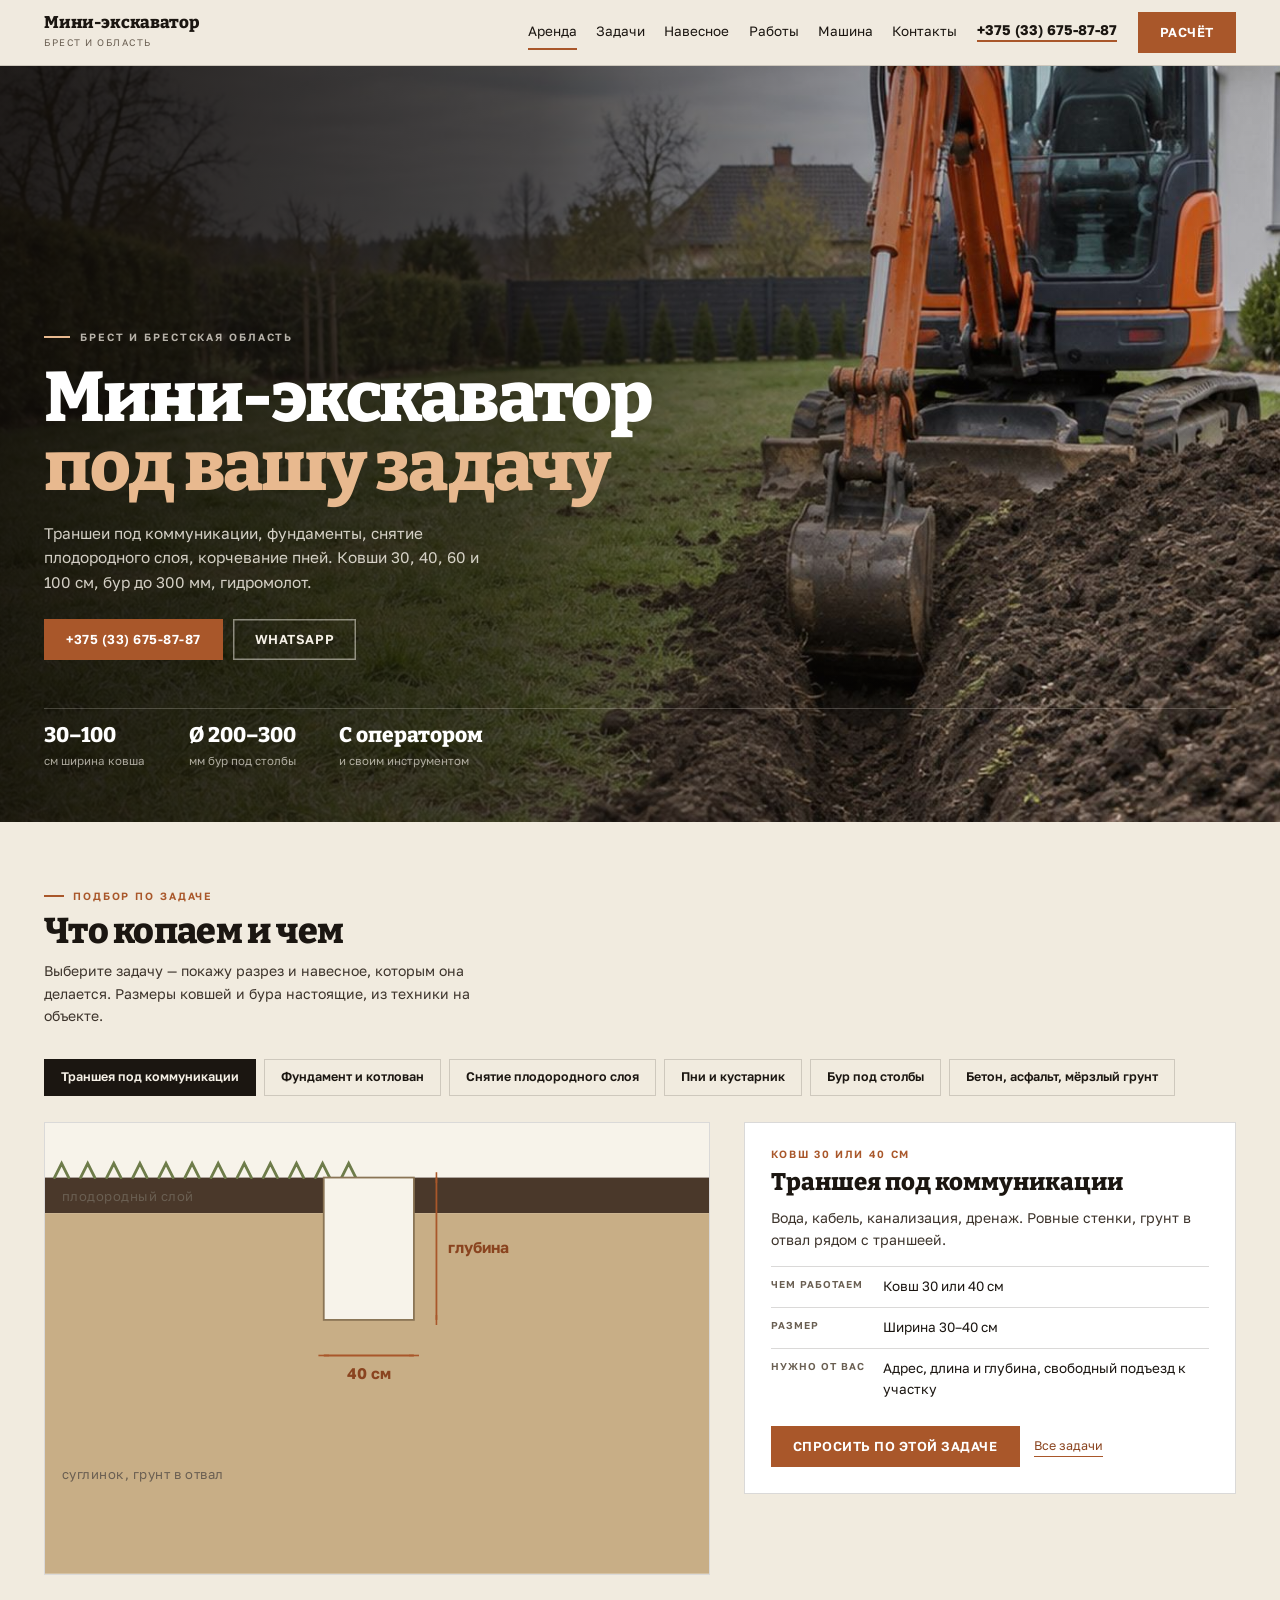
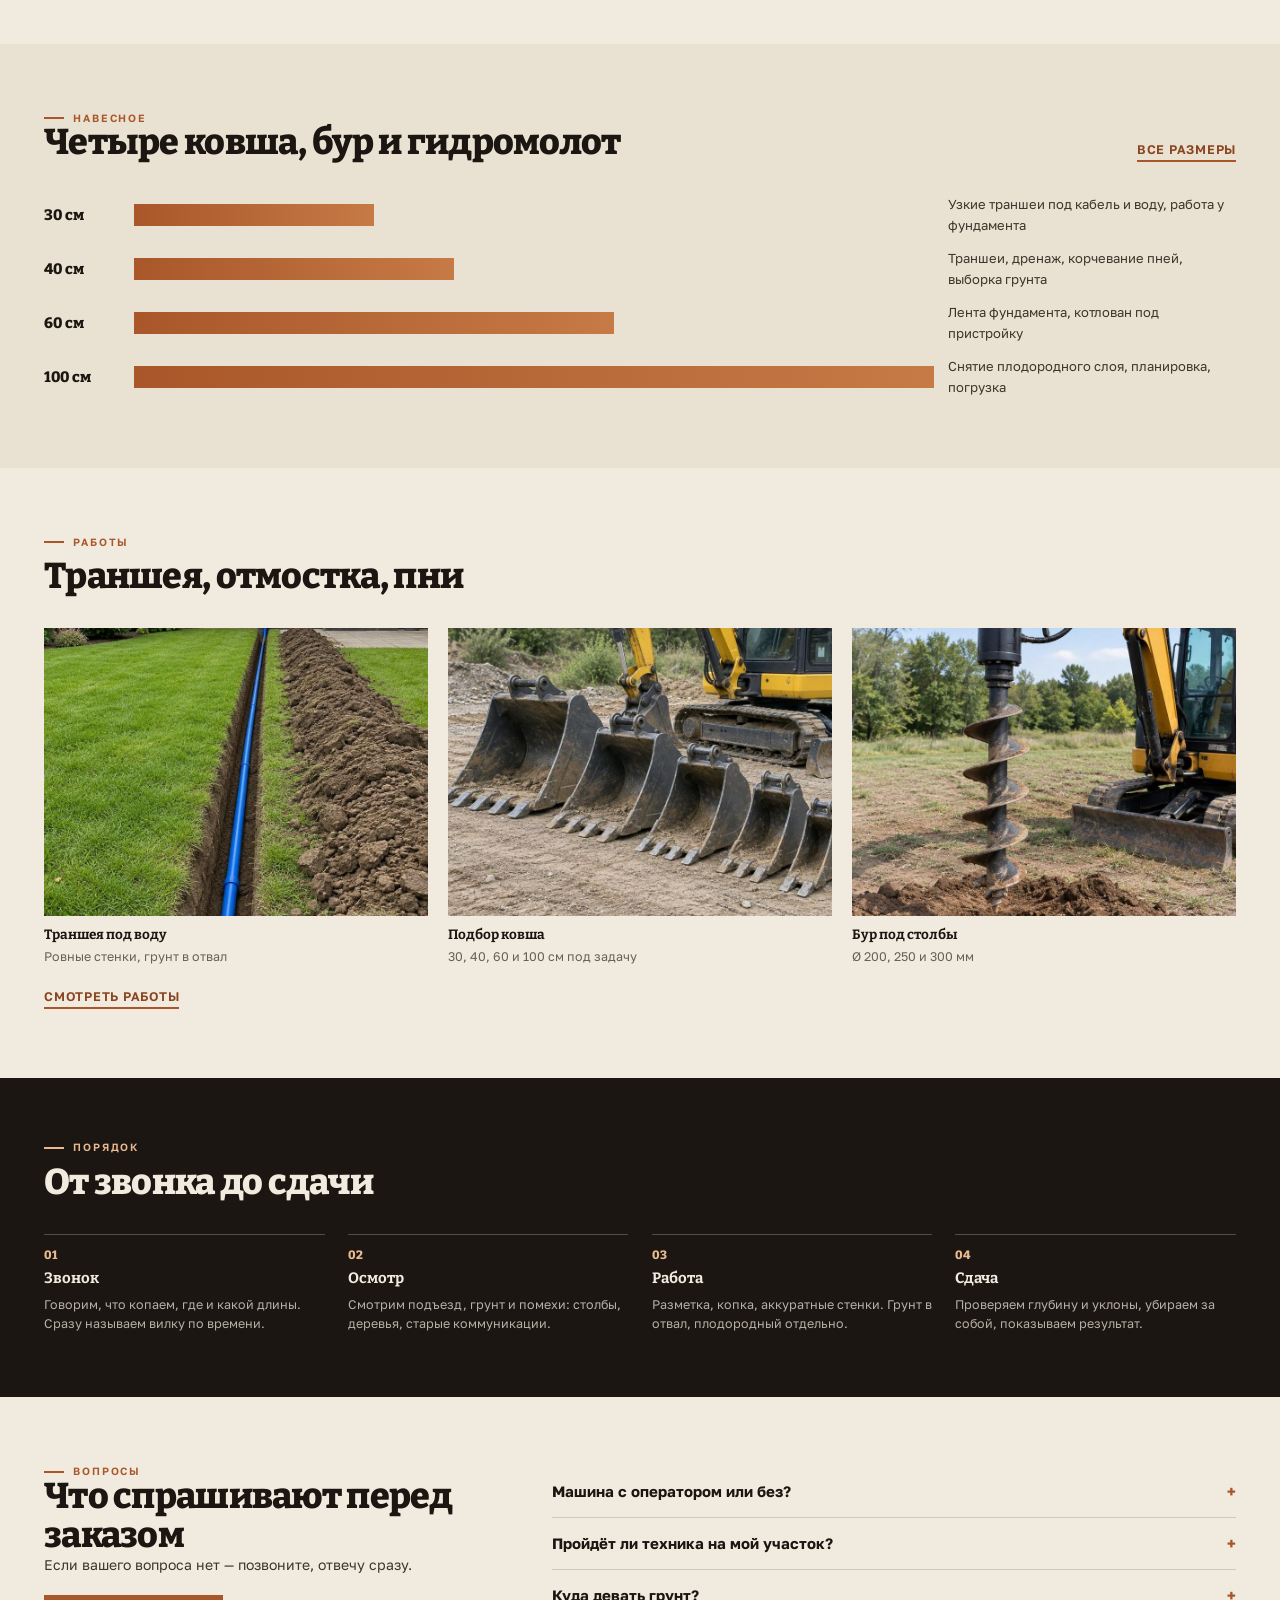
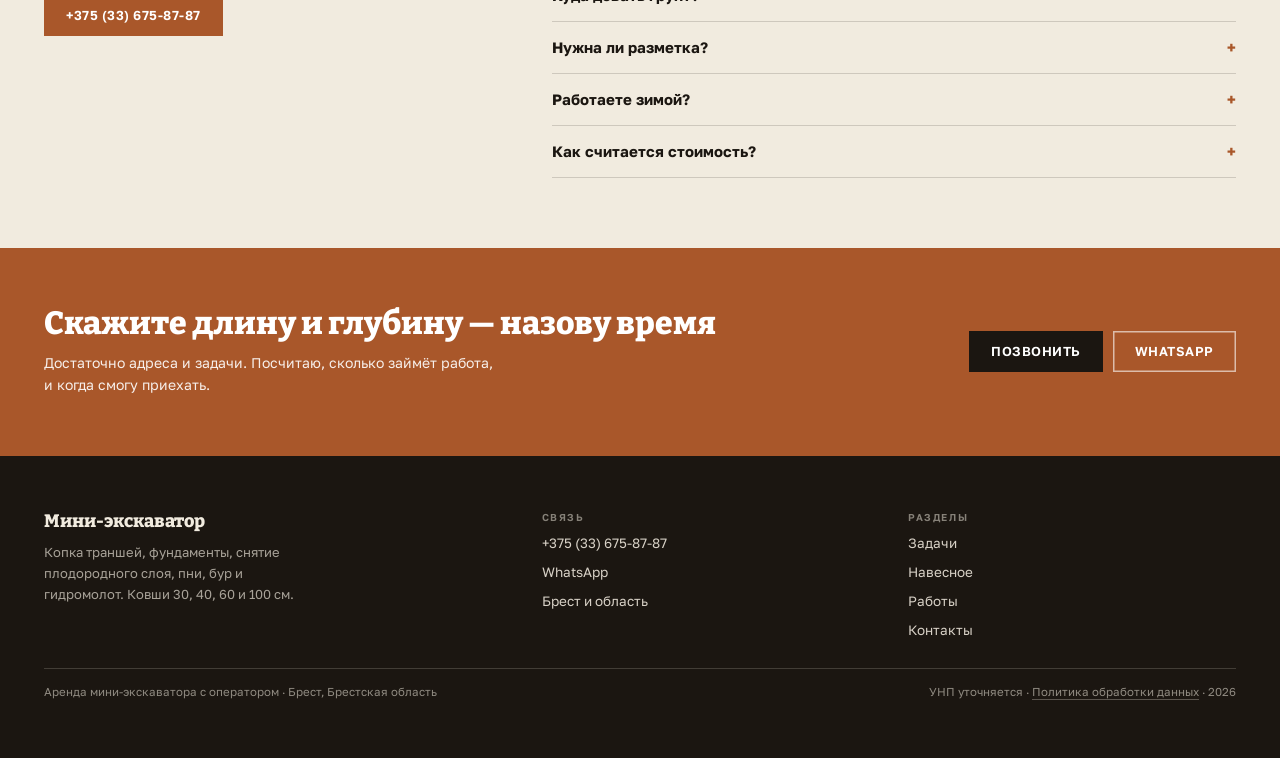
<file: index.html>
<!DOCTYPE html>
<html lang="ru">
<head>
<meta charset="utf-8">
<meta name="viewport" content="width=device-width, initial-scale=1">
<title>Аренда мини-экскаватора в Бресте — копка траншей, фундаменты, пни | +375 (33) 675-87-87</title>
<meta name="description" content="Мини-экскаватор с оператором в Бресте: траншеи под коммуникации, фундаменты, снятие плодородного слоя, корчевание пней. Ковши 30, 40, 60, 100 см, бур 200–300 мм, гидромолот.">
<link rel="canonical" href="https://romjjjke.github.io/mini-excavator-brest/index.html">
<meta property="og:type" content="website">
<meta property="og:title" content="Аренда мини-экскаватора в Бресте — копка траншей, фундаменты, пни | +375 (33) 675-87-87">
<meta property="og:description" content="Мини-экскаватор с оператором в Бресте: траншеи под коммуникации, фундаменты, снятие плодородного слоя, корчевание пней. Ковши 30, 40, 60, 100 см, бур 200–300 мм, гидромолот.">
<meta property="og:locale" content="ru_BY">
<meta name="theme-color" content="#1B1611">
<link rel="icon" href="favicon.svg" type="image/svg+xml">
<link rel="preconnect" href="https://fonts.googleapis.com">
<link rel="preconnect" href="https://fonts.gstatic.com" crossorigin>
<style>[hidden]{display:none!important}
*{box-sizing:border-box}
html{-webkit-text-size-adjust:100%;scroll-behavior:smooth;overflow-x:hidden}
body{margin:0;background:#F1EBDF;color:#1B1611;font:400 16.5px/1.62 "Golos Text",Arial,sans-serif;overflow-x:hidden}
img{display:block;max-width:100%;height:auto}
a{color:inherit;text-decoration:none}
h1,h2,h3,p,ul,ol,figure,dl,dd,table,fieldset{margin:0}
ul,ol{padding:0;list-style:none}
fieldset{border:0;padding:0}
button{font:inherit;color:inherit}
.wrap{padding-inline:clamp(15px,3.6vw,44px);max-width:1440px;margin:0 auto}
.head{position:sticky;top:0;z-index:70;background:rgba(241,235,223,.96);border-bottom:1px solid rgba(27,22,17,.16)}
.head__row{display:flex;align-items:center;gap:clamp(10px,1.6vw,26px);padding:12px clamp(15px,3.6vw,44px)}
.logo{font:800 17px/1 "Bitter",serif;letter-spacing:-.01em;margin-right:auto}
.logo i{display:block;font:400 9.5px/1.5 "Golos Text",sans-serif;letter-spacing:.16em;text-transform:uppercase;font-style:normal;color:#6A5F52;margin-top:5px}
.nav{display:flex;gap:clamp(10px,1.5vw,22px);font-size:13.5px}
.nav a{padding:6px 0;border-bottom:2px solid transparent}
.nav a[aria-current]{border-color:#A9572A}
.head__tel{font:700 14px/1 "Golos Text",sans-serif;border-bottom:2px solid #A9572A;padding-bottom:3px;white-space:nowrap}
.burger{display:none;width:40px;height:40px;border:1px solid rgba(27,22,17,.24);background:transparent;align-items:center;justify-content:center;flex-direction:column;gap:4px;cursor:pointer}
.burger span{display:block;width:18px;height:2px;background:#1B1611}
.btn{display:inline-flex;align-items:center;justify-content:center;gap:8px;padding:14px 22px;background:#A9572A;color:#fff;font:600 13px/1 "Golos Text",sans-serif;letter-spacing:.04em;text-transform:uppercase;border:0;cursor:pointer}
.btn--ghost{background:transparent;color:#1B1611;box-shadow:inset 0 0 0 1.5px rgba(27,22,17,.4)}
.drawer{position:fixed;inset:0;z-index:120;background:rgba(15,12,9,.55);display:flex;justify-content:flex-end}
.drawer__inner{width:min(340px,88vw);height:100%;background:#F1EBDF;padding:20px;display:flex;flex-direction:column;gap:12px;overflow-y:auto}
.drawer__close{align-self:flex-end;width:38px;height:38px;border:1px solid rgba(27,22,17,.24);background:transparent;font-size:20px;line-height:1;cursor:pointer}
.drawer__label{font:600 10px/1 "Golos Text",sans-serif;letter-spacing:.16em;text-transform:uppercase;color:#6A5F52}
.drawer__nav{display:grid}
.drawer__nav a{padding:12px 0;border-bottom:1px solid rgba(27,22,17,.16);font:700 15px/1.2 "Bitter",serif}
.drawer__foot{margin-top:auto;font-size:11.5px;color:#6A5F52}
.mobar{display:none}
body.is-locked{overflow:hidden}
@media (max-width:960px){
  .nav{display:none}
  .head__tel{display:none}
  .burger{display:flex}
  .head__cta{display:none}
}
@media (max-width:760px){
  .mobar{display:grid;grid-template-columns:1fr 1fr;gap:8px;position:fixed;left:0;right:0;bottom:0;z-index:90;padding:8px;background:rgba(241,235,223,.97);border-top:1px solid rgba(27,22,17,.16)}
  .mobar .btn{padding:15px 10px}
  body{padding-bottom:64px}
}
</style>
<link rel="stylesheet" href="https://fonts.googleapis.com/css2?family=Bitter:wght@600;700;800&family=Golos+Text:wght@400;500;600;700&display=swap">
<link rel="stylesheet" href="assets/css/style.v1.css">
<script>window.__DIMS__={"transheya": [40, 118], "fundament": [60, 150], "plodorodie": [100, 58], "pni": [40, 100], "bur": [30, 150], "beton": [60, 62]};window.__TASKDATA__={"transheya": {"w": 40, "d": 118, "title": "Траншея под коммуникации", "desc": "Вода, кабель, канализация, дренаж. Ровные стенки, грунт в отвал рядом с траншеей.", "tool": "Ковш 30 или 40 см", "size": "Ширина 30–40 см"}, "fundament": {"w": 60, "d": 150, "title": "Фундамент и котлован", "desc": "Лента под пристройку, гараж, терраса. Выбираем грунт по разметке, зачищаем дно.", "tool": "Ковш 60 см", "size": "Ширина до 60 см"}, "plodorodie": {"w": 100, "d": 58, "title": "Снятие плодородного слоя", "desc": "Под плитку, отмостку, газон. Снимаем отдельно и складываем, чтобы потом вернуть на место.", "tool": "Ковш 100 см", "size": "Полоса 100 см за проход"}, "pni": {"w": 40, "d": 100, "title": "Пни и кустарник", "desc": "Корчуём пни с корнем, убираем кустарник, выбираем камни из грунта.", "tool": "Ковш 40 см и гидромолот", "size": "По диаметру пня"}, "bur": {"w": 30, "d": 150, "title": "Бур под столбы", "desc": "Ямы под столбы забора, сваи, посадки. Три диаметра на выбор: 200, 250 или 300 мм.", "tool": "Бур 200 / 250 / 300 мм", "size": "Ø 200–300 мм"}, "beton": {"w": 60, "d": 62, "title": "Бетон, асфальт, мёрзлый грунт", "desc": "Демонтаж отмостки и старых площадок, работа по мёрзлому грунту зимой.", "tool": "Гидромолот", "size": "По толщине покрытия"}};</script><script type="application/ld+json">{"@context": "https://schema.org", "@type": "LocalBusiness", "name": "Аренда мини-экскаватора, Брест", "description": "Копка траншей, фундаменты, снятие плодородного слоя, корчевание пней, бур и гидромолот. Ковши 30, 40, 60, 100 см.", "telephone": "+375 (33) 675-87-87", "areaServed": "Брест и Брестская область", "address": {"@type": "PostalAddress", "addressLocality": "Брест", "addressRegion": "Брестская область", "addressCountry": "BY"}}</script>
</head>
<body>
<header class="head">
  <div class="head__row">
    <a class="logo" href="index.html">Мини-экскаватор<i>Брест и область</i></a>
    <nav class="nav" aria-label="Разделы"><a href="index.html" aria-current="page">Аренда</a><a href="uslugi.html">Задачи</a><a href="oborudovanie.html">Навесное</a><a href="raboty.html">Работы</a><a href="o-mashine.html">Машина</a><a href="kontakty.html">Контакты</a></nav>
    <a class="head__tel" href="tel:+375336758787">+375 (33) 675-87-87</a>
    <a class="head__cta btn" href="kontakty.html">Расчёт</a>
    <button class="burger" id="burger" type="button" aria-expanded="false" aria-controls="drawer" aria-label="Меню"><span></span><span></span><span></span></button>
  </div>
</header>
<section class="hero">
  <div class="hero__pic"><img src="assets/img/hero.jpg" alt="Мини-экскаватор копает траншею" width="1500" height="833" fetchpriority="high"></div>
  <span class="hero__shade"></span>
  <div class="wrap hero__in">
    <p class="hero__tag"><i></i>Брест и Брестская область</p>
    <h1 class="hero__h1">Мини-экскаватор<br><em>под вашу задачу</em></h1>
    <p class="hero__lead">Траншеи под коммуникации, фундаменты, снятие плодородного слоя, корчевание пней. Ковши 30, 40, 60 и 100 см, бур до 300 мм, гидромолот.</p>
    <div class="hero__act">
      <a class="btn" href="tel:+375336758787">+375 (33) 675-87-87</a>
      <a class="btn btn--ghost" href="https://wa.me/375336758787">WhatsApp</a>
    </div>
    <ul class="hero__facts">
      <li><b>30–100</b><span>см ширина ковша</span></li>
      <li><b>Ø 200–300</b><span>мм бур под столбы</span></li>
      <li><b>С оператором</b><span>и своим инструментом</span></li>
    </ul>
  </div>
</section>

<section class="sec" id="podbor">
  <div class="wrap">
    <div class="sech">
      <p class="eyebrow">Подбор по задаче</p>
      <h2 class="h2">Что копаем и чем</h2>
      <p class="sech__n">Выберите задачу — покажу разрез и навесное, которым она делается. Размеры ковшей и бура настоящие, из техники на объекте.</p>
    </div>
    <div class="chips" role="tablist" aria-label="Задачи"><button class="chip is-on" type="button" role="tab" aria-selected="true" data-task="transheya">Траншея под коммуникации</button><button class="chip" type="button" role="tab" aria-selected="false" data-task="fundament">Фундамент и котлован</button><button class="chip" type="button" role="tab" aria-selected="false" data-task="plodorodie">Снятие плодородного слоя</button><button class="chip" type="button" role="tab" aria-selected="false" data-task="pni">Пни и кустарник</button><button class="chip" type="button" role="tab" aria-selected="false" data-task="bur">Бур под столбы</button><button class="chip" type="button" role="tab" aria-selected="false" data-task="beton">Бетон, асфальт, мёрзлый грунт</button></div>
    <div class="cutwrap">
      <svg class="cut" viewBox="0 0 560 380" role="img" aria-label="Разрез грунта: траншея, плодородный слой, ковш">
  <rect class="cut__sky" x="0" y="0" width="560" height="46"/>
  <rect class="cut__top" x="0" y="46" width="560" height="30"/>
  <rect class="cut__soil" x="0" y="76" width="560" height="304"/>
  <g class="cut__grass">
    <path d="M8 46 l6 -12 l6 12 M30 46 l6 -12 l6 12 M52 46 l6 -12 l6 12 M74 46 l6 -12 l6 12 M96 46 l6 -12 l6 12 M118 46 l6 -12 l6 12 M140 46 l6 -12 l6 12 M162 46 l6 -12 l6 12 M184 46 l6 -12 l6 12 M206 46 l6 -12 l6 12 M228 46 l6 -12 l6 12 M250 46 l6 -12 l6 12"/>
  </g>
  <rect class="cut__hole" id="cut-hole" x="235" y="46" width="76" height="120"/>
  <g class="cut__dim">
    <path id="cut-w-line" d="M235 196 H311" marker-start="url(#a1)" marker-end="url(#a1)"/>
    <text id="cut-w-text" x="273" y="216" text-anchor="middle">40 см</text>
    <path id="cut-d-line" d="M330 46 V166" marker-start="url(#a2)" marker-end="url(#a2)"/>
    <text id="cut-d-text" x="340" y="110">глубина</text>
  </g>
  <text class="cut__lbl" x="14" y="66">плодородный слой</text>
  <text class="cut__lbl" x="14" y="300">суглинок, грунт в отвал</text>
  <defs>
    <marker id="a1" viewBox="0 0 10 10" refX="5" refY="5" markerWidth="6" markerHeight="6" orient="auto-start-reverse"><path d="M0 5 h10" stroke="#A9572A" stroke-width="1.5"/></marker>
    <marker id="a2" viewBox="0 0 10 10" refX="5" refY="5" markerWidth="6" markerHeight="6" orient="auto-start-reverse"><path d="M0 5 h10" stroke="#A9572A" stroke-width="1.5"/></marker>
  </defs>
</svg>
      <div class="tcard" id="task-card">
    <p class="tcard__k">Ковш 30 или 40 см</p>
    <h3 class="tcard__t" id="tc-title">Траншея под коммуникации</h3>
    <p class="tcard__d" id="tc-desc">Вода, кабель, канализация, дренаж. Ровные стенки, грунт в отвал рядом с траншеей.</p>
    <dl class="tcard__dl">
      <div><dt>Чем работаем</dt><dd id="tc-tool">Ковш 30 или 40 см</dd></div>
      <div><dt>Размер</dt><dd id="tc-size">Ширина 30–40 см</dd></div>
      <div><dt>Нужно от вас</dt><dd>Адрес, длина и глубина, свободный подъезд к участку</dd></div>
    </dl>
    <div class="tcard__act">
      <a class="btn" href="tel:+375336758787">Спросить по этой задаче</a>
      <a class="tcard__link" href="uslugi.html">Все задачи</a>
    </div>
  </div>
    </div>
  </div>
</section>

<section class="sec sec--alt" id="navesnoe">
  <div class="wrap">
    <div class="sech sech--row">
      <div>
        <p class="eyebrow">Навесное</p>
        <h2 class="h2">Четыре ковша, бур и гидромолот</h2>
      </div>
      <a class="link" href="oborudovanie.html">Все размеры</a>
    </div>
    <div class="bars"><div class="bar"><span class="bar__l">30 см</span><span class="bar__v" style="width:30%"></span><span class="bar__d">Узкие траншеи под кабель и воду, работа у фундамента</span></div><div class="bar"><span class="bar__l">40 см</span><span class="bar__v" style="width:40%"></span><span class="bar__d">Траншеи, дренаж, корчевание пней, выборка грунта</span></div><div class="bar"><span class="bar__l">60 см</span><span class="bar__v" style="width:60%"></span><span class="bar__d">Лента фундамента, котлован под пристройку</span></div><div class="bar"><span class="bar__l">100 см</span><span class="bar__v" style="width:100%"></span><span class="bar__d">Снятие плодородного слоя, планировка, погрузка</span></div></div>
  </div>
</section>

<section class="sec">
  <div class="wrap">
    <div class="sech">
      <p class="eyebrow">Работы</p>
      <h2 class="h2">Траншея, отмостка, пни</h2>
    </div>
    <div class="shots">
      <figure class="shot"><img src="assets/img/trench.jpg" alt="Готовая траншея под коммуникации" loading="lazy" width="900" height="642"><figcaption><b>Траншея под воду</b><span>Ровные стенки, грунт в отвал</span></figcaption></figure>
      <figure class="shot"><img src="assets/img/buckets.jpg" alt="Ковши разной ширины" loading="lazy" width="900" height="642"><figcaption><b>Подбор ковша</b><span>30, 40, 60 и 100 см под задачу</span></figcaption></figure>
      <figure class="shot"><img src="assets/img/auger.jpg" alt="Бур под столбы" loading="lazy" width="900" height="642"><figcaption><b>Бур под столбы</b><span>Ø 200, 250 и 300 мм</span></figcaption></figure>
    </div>
    <a class="link link--mt" href="raboty.html">Смотреть работы</a>
  </div>
</section>

<section class="steps">
  <div class="wrap">
    <div class="sech">
      <p class="eyebrow eyebrow--inv">Порядок</p>
      <h2 class="h2 h2--inv">От звонка до сдачи</h2>
    </div>
    <div class="steps__list"><div class="stp"><span class="stp__n">01</span><b class="stp__t">Звонок</b><span class="stp__d">Говорим, что копаем, где и какой длины. Сразу называем вилку по времени.</span></div><div class="stp"><span class="stp__n">02</span><b class="stp__t">Осмотр</b><span class="stp__d">Смотрим подъезд, грунт и помехи: столбы, деревья, старые коммуникации.</span></div><div class="stp"><span class="stp__n">03</span><b class="stp__t">Работа</b><span class="stp__d">Разметка, копка, аккуратные стенки. Грунт в отвал, плодородный отдельно.</span></div><div class="stp"><span class="stp__n">04</span><b class="stp__t">Сдача</b><span class="stp__d">Проверяем глубину и уклоны, убираем за собой, показываем результат.</span></div></div>
  </div>
</section>

<section class="sec">
  <div class="wrap faq">
    <div class="faq__side">
      <p class="eyebrow">Вопросы</p>
      <h2 class="h2">Что спрашивают перед заказом</h2>
      <p class="sech__n">Если вашего вопроса нет — позвоните, отвечу сразу.</p>
      <a class="btn" href="tel:+375336758787">+375 (33) 675-87-87</a>
    </div>
    <div class="faq__list"><details class="qa"><summary>Машина с оператором или без?</summary><p>С оператором. Считаем объём, делаем работу и уходим. Аренда без машиниста на мини-экскаваторе не имеет смысла.</p></details><details class="qa"><summary>Пройдёт ли техника на мой участок?</summary><p>Мини-экскаватор проходит там, где не пройдёт тяжёлая техника. Скажите ширину проезда и что мешает на пути, подберём заход.</p></details><details class="qa"><summary>Куда девать грунт?</summary><p>Оставляем в отвал рядом с траншеей. Плодородный слой складываем отдельно. Вывоз обсудим отдельно, если нужен.</p></details><details class="qa"><summary>Нужна ли разметка?</summary><p>Лучше да: по ней точнее глубина и ширина. Если разметки нет, разберёмся по вашему плану или на месте.</p></details><details class="qa"><summary>Работаете зимой?</summary><p>Да. Мёрзлый грунт и лёд снимаем гидромолотом, траншею под воду и кабель делаем и в холод.</p></details><details class="qa"><summary>Как считается стоимость?</summary><p>По объёму работ и времени на объекте. Точную сумму называем после разговора: адрес, задача, длина и глубина.</p></details></div>
  </div>
</section>

<section class="cta">
  <div class="wrap cta__in">
    <div>
      <h2 class="cta__h">Скажите длину и глубину — назову время</h2>
      <p class="cta__p">Достаточно адреса и задачи. Посчитаю, сколько займёт работа, и когда смогу приехать.</p>
    </div>
    <div class="cta__act">
      <a class="btn" href="tel:+375336758787">Позвонить</a>
      <a class="btn btn--ghost" href="https://wa.me/375336758787">WhatsApp</a>
    </div>
  </div>
</section>
<footer class="foot">
  <div class="wrap">
    <div class="foot__grid">
      <div>
        <p class="foot__brand">Мини-экскаватор</p>
        <p class="foot__note">Копка траншей, фундаменты, снятие плодородного слоя, пни, бур и гидромолот. Ковши 30, 40, 60 и 100 см.</p>
      </div>
      <div>
        <p class="foot__label">Связь</p>
        <ul class="foot__list">
          <li><a href="tel:+375336758787">+375 (33) 675-87-87</a></li>
          <li><a href="https://wa.me/375336758787">WhatsApp</a></li>
          <li>Брест и область</li>
        </ul>
      </div>
      <div>
        <p class="foot__label">Разделы</p>
        <ul class="foot__list">
          <li><a href="uslugi.html">Задачи</a></li>
          <li><a href="oborudovanie.html">Навесное</a></li>
          <li><a href="raboty.html">Работы</a></li>
          <li><a href="kontakty.html">Контакты</a></li>
        </ul>
      </div>
    </div>
    <div class="foot__bottom">
      <span>Аренда мини-экскаватора с оператором · Брест, Брестская область</span>
      <span>УНП уточняется · <a href="politika.html">Политика обработки данных</a> · <span id="year">2026</span></span>
    </div>
  </div>
</footer>
<div class="mobar">
  <a class="btn" href="tel:+375336758787">Позвонить</a>
  <a class="btn btn--ghost" href="https://wa.me/375336758787">WhatsApp</a>
</div>
<div class="drawer" id="drawer" hidden>
  <div class="drawer__inner">
    <button class="drawer__close" id="drawer-close" type="button" aria-label="Закрыть меню">×</button>
    <p class="drawer__label">Разделы</p>
    <nav class="drawer__nav"><a href="index.html">Аренда</a><a href="uslugi.html">Задачи</a><a href="oborudovanie.html">Навесное</a><a href="raboty.html">Работы</a><a href="o-mashine.html">Машина</a><a href="kontakty.html">Контакты</a><a href="politika.html">Политика</a></nav>
    <a class="btn" href="tel:+375336758787">+375 (33) 675-87-87</a>
    <p class="drawer__foot">Брест и Брестская область<br>Ежедневно, по договорённости</p>
  </div>
</div>
<script src="assets/js/main.v1.js" defer></script></body></html>
</file>
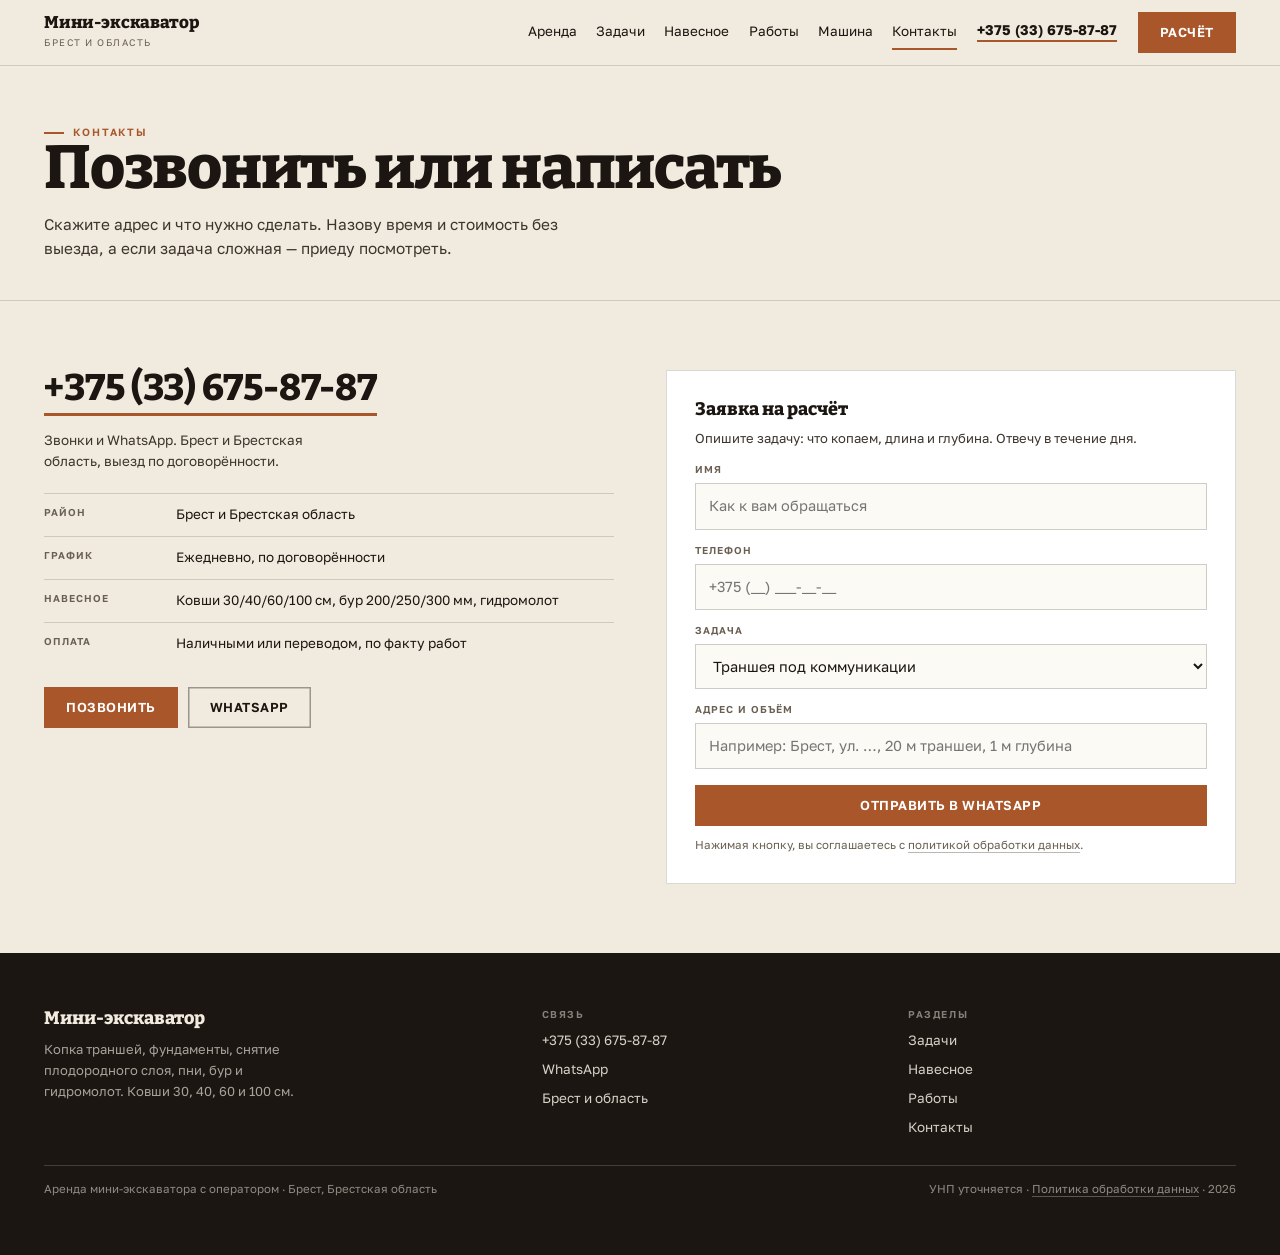
<file: kontakty.html>
<!DOCTYPE html>
<html lang="ru">
<head>
<meta charset="utf-8">
<meta name="viewport" content="width=device-width, initial-scale=1">
<title>Контакты — аренда мини-экскаватора, Брест | +375 (33) 675-87-87</title>
<meta name="description" content="Телефон, WhatsApp, зона выезда и заявка на расчёт. Брест и Брестская область.">
<link rel="canonical" href="https://romjjjke.github.io/mini-excavator-brest/kontakty.html">
<meta property="og:type" content="website">
<meta property="og:title" content="Контакты — аренда мини-экскаватора, Брест | +375 (33) 675-87-87">
<meta property="og:description" content="Телефон, WhatsApp, зона выезда и заявка на расчёт. Брест и Брестская область.">
<meta property="og:locale" content="ru_BY">
<meta name="theme-color" content="#1B1611">
<link rel="icon" href="favicon.svg" type="image/svg+xml">
<link rel="preconnect" href="https://fonts.googleapis.com">
<link rel="preconnect" href="https://fonts.gstatic.com" crossorigin>
<style>[hidden]{display:none!important}
*{box-sizing:border-box}
html{-webkit-text-size-adjust:100%;scroll-behavior:smooth;overflow-x:hidden}
body{margin:0;background:#F1EBDF;color:#1B1611;font:400 16.5px/1.62 "Golos Text",Arial,sans-serif;overflow-x:hidden}
img{display:block;max-width:100%;height:auto}
a{color:inherit;text-decoration:none}
h1,h2,h3,p,ul,ol,figure,dl,dd,table,fieldset{margin:0}
ul,ol{padding:0;list-style:none}
fieldset{border:0;padding:0}
button{font:inherit;color:inherit}
.wrap{padding-inline:clamp(15px,3.6vw,44px);max-width:1440px;margin:0 auto}
.head{position:sticky;top:0;z-index:70;background:rgba(241,235,223,.96);border-bottom:1px solid rgba(27,22,17,.16)}
.head__row{display:flex;align-items:center;gap:clamp(10px,1.6vw,26px);padding:12px clamp(15px,3.6vw,44px)}
.logo{font:800 17px/1 "Bitter",serif;letter-spacing:-.01em;margin-right:auto}
.logo i{display:block;font:400 9.5px/1.5 "Golos Text",sans-serif;letter-spacing:.16em;text-transform:uppercase;font-style:normal;color:#6A5F52;margin-top:5px}
.nav{display:flex;gap:clamp(10px,1.5vw,22px);font-size:13.5px}
.nav a{padding:6px 0;border-bottom:2px solid transparent}
.nav a[aria-current]{border-color:#A9572A}
.head__tel{font:700 14px/1 "Golos Text",sans-serif;border-bottom:2px solid #A9572A;padding-bottom:3px;white-space:nowrap}
.burger{display:none;width:40px;height:40px;border:1px solid rgba(27,22,17,.24);background:transparent;align-items:center;justify-content:center;flex-direction:column;gap:4px;cursor:pointer}
.burger span{display:block;width:18px;height:2px;background:#1B1611}
.btn{display:inline-flex;align-items:center;justify-content:center;gap:8px;padding:14px 22px;background:#A9572A;color:#fff;font:600 13px/1 "Golos Text",sans-serif;letter-spacing:.04em;text-transform:uppercase;border:0;cursor:pointer}
.btn--ghost{background:transparent;color:#1B1611;box-shadow:inset 0 0 0 1.5px rgba(27,22,17,.4)}
.drawer{position:fixed;inset:0;z-index:120;background:rgba(15,12,9,.55);display:flex;justify-content:flex-end}
.drawer__inner{width:min(340px,88vw);height:100%;background:#F1EBDF;padding:20px;display:flex;flex-direction:column;gap:12px;overflow-y:auto}
.drawer__close{align-self:flex-end;width:38px;height:38px;border:1px solid rgba(27,22,17,.24);background:transparent;font-size:20px;line-height:1;cursor:pointer}
.drawer__label{font:600 10px/1 "Golos Text",sans-serif;letter-spacing:.16em;text-transform:uppercase;color:#6A5F52}
.drawer__nav{display:grid}
.drawer__nav a{padding:12px 0;border-bottom:1px solid rgba(27,22,17,.16);font:700 15px/1.2 "Bitter",serif}
.drawer__foot{margin-top:auto;font-size:11.5px;color:#6A5F52}
.mobar{display:none}
body.is-locked{overflow:hidden}
@media (max-width:960px){
  .nav{display:none}
  .head__tel{display:none}
  .burger{display:flex}
  .head__cta{display:none}
}
@media (max-width:760px){
  .mobar{display:grid;grid-template-columns:1fr 1fr;gap:8px;position:fixed;left:0;right:0;bottom:0;z-index:90;padding:8px;background:rgba(241,235,223,.97);border-top:1px solid rgba(27,22,17,.16)}
  .mobar .btn{padding:15px 10px}
  body{padding-bottom:64px}
}
</style>
<link rel="stylesheet" href="https://fonts.googleapis.com/css2?family=Bitter:wght@600;700;800&family=Golos+Text:wght@400;500;600;700&display=swap">
<link rel="stylesheet" href="assets/css/style.v1.css">
<script type="application/ld+json">{"@context": "https://schema.org", "@type": "LocalBusiness", "name": "Аренда мини-экскаватора, Брест", "description": "Копка траншей, фундаменты, снятие плодородного слоя, корчевание пней, бур и гидромолот. Ковши 30, 40, 60, 100 см.", "telephone": "+375 (33) 675-87-87", "areaServed": "Брест и Брестская область", "address": {"@type": "PostalAddress", "addressLocality": "Брест", "addressRegion": "Брестская область", "addressCountry": "BY"}}</script>
</head>
<body>
<header class="head">
  <div class="head__row">
    <a class="logo" href="index.html">Мини-экскаватор<i>Брест и область</i></a>
    <nav class="nav" aria-label="Разделы"><a href="index.html">Аренда</a><a href="uslugi.html">Задачи</a><a href="oborudovanie.html">Навесное</a><a href="raboty.html">Работы</a><a href="o-mashine.html">Машина</a><a href="kontakty.html" aria-current="page">Контакты</a></nav>
    <a class="head__tel" href="tel:+375336758787">+375 (33) 675-87-87</a>
    <a class="head__cta btn" href="kontakty.html">Расчёт</a>
    <button class="burger" id="burger" type="button" aria-expanded="false" aria-controls="drawer" aria-label="Меню"><span></span><span></span><span></span></button>
  </div>
</header>
<section class="phead"><div class="wrap">
  <p class="eyebrow">Контакты</p>
  <h1 class="h1">Позвонить или написать</h1>
  <p class="phead__lead">Скажите адрес и что нужно сделать. Назову время и стоимость без выезда, а если задача сложная — приеду посмотреть.</p>
</div></section><section class="sec">
  <div class="wrap contact">
    <div>
      <a class="contact__tel" href="tel:+375336758787">+375 (33) 675-87-87</a>
      <p class="contact__note">Звонки и WhatsApp. Брест и Брестская область, выезд по договорённости.</p>
      <dl class="defs">
        <div><dt>Район</dt><dd>Брест и Брестская область</dd></div>
        <div><dt>График</dt><dd>Ежедневно, по договорённости</dd></div>
        <div><dt>Навесное</dt><dd>Ковши 30/40/60/100 см, бур 200/250/300 мм, гидромолот</dd></div>
        <div><dt>Оплата</dt><dd>Наличными или переводом, по факту работ</dd></div>
      </dl>
      <div class="contact__act"><a class="btn" href="tel:+375336758787">Позвонить</a><a class="btn btn--ghost" href="https://wa.me/375336758787">WhatsApp</a></div>
    </div>
    <form class="form" id="lead-form" novalidate>
      <p class="form__t">Заявка на расчёт</p>
      <p class="form__n">Опишите задачу: что копаем, длина и глубина. Отвечу в течение дня.</p>
      <div class="form__row"><label for="f-name">Имя</label><input id="f-name" type="text" autocomplete="name" placeholder="Как к вам обращаться"></div>
      <div class="form__row"><label for="f-phone">Телефон</label><input id="f-phone" type="tel" autocomplete="tel" placeholder="+375 (__) ___-__-__"></div>
      <div class="form__row"><label for="f-what">Задача</label><select id="f-what">
        <option>Траншея под коммуникации</option><option>Фундамент, котлован</option>
        <option>Снятие плодородного слоя</option><option>Пни и кустарник</option>
        <option>Бур под столбы</option><option>Бетон, асфальт, мёрзлый грунт</option>
        <option>Другое</option></select></div>
      <div class="form__row"><label for="f-note">Адрес и объём</label><input id="f-note" type="text" placeholder="Например: Брест, ул. …, 20 м траншеи, 1 м глубина"></div>
      <button class="btn form__btn" type="submit">Отправить в WhatsApp</button>
      <p class="form__fine">Нажимая кнопку, вы соглашаетесь с <a href="politika.html">политикой обработки данных</a>.</p>
      <div class="form__ok" id="form-ok"></div>
    </form>
  </div>
</section><footer class="foot">
  <div class="wrap">
    <div class="foot__grid">
      <div>
        <p class="foot__brand">Мини-экскаватор</p>
        <p class="foot__note">Копка траншей, фундаменты, снятие плодородного слоя, пни, бур и гидромолот. Ковши 30, 40, 60 и 100 см.</p>
      </div>
      <div>
        <p class="foot__label">Связь</p>
        <ul class="foot__list">
          <li><a href="tel:+375336758787">+375 (33) 675-87-87</a></li>
          <li><a href="https://wa.me/375336758787">WhatsApp</a></li>
          <li>Брест и область</li>
        </ul>
      </div>
      <div>
        <p class="foot__label">Разделы</p>
        <ul class="foot__list">
          <li><a href="uslugi.html">Задачи</a></li>
          <li><a href="oborudovanie.html">Навесное</a></li>
          <li><a href="raboty.html">Работы</a></li>
          <li><a href="kontakty.html">Контакты</a></li>
        </ul>
      </div>
    </div>
    <div class="foot__bottom">
      <span>Аренда мини-экскаватора с оператором · Брест, Брестская область</span>
      <span>УНП уточняется · <a href="politika.html">Политика обработки данных</a> · <span id="year">2026</span></span>
    </div>
  </div>
</footer>
<div class="mobar">
  <a class="btn" href="tel:+375336758787">Позвонить</a>
  <a class="btn btn--ghost" href="https://wa.me/375336758787">WhatsApp</a>
</div>
<div class="drawer" id="drawer" hidden>
  <div class="drawer__inner">
    <button class="drawer__close" id="drawer-close" type="button" aria-label="Закрыть меню">×</button>
    <p class="drawer__label">Разделы</p>
    <nav class="drawer__nav"><a href="index.html">Аренда</a><a href="uslugi.html">Задачи</a><a href="oborudovanie.html">Навесное</a><a href="raboty.html">Работы</a><a href="o-mashine.html">Машина</a><a href="kontakty.html">Контакты</a><a href="politika.html">Политика</a></nav>
    <a class="btn" href="tel:+375336758787">+375 (33) 675-87-87</a>
    <p class="drawer__foot">Брест и Брестская область<br>Ежедневно, по договорённости</p>
  </div>
</div>
<script src="assets/js/main.v1.js" defer></script></body></html>
</file>
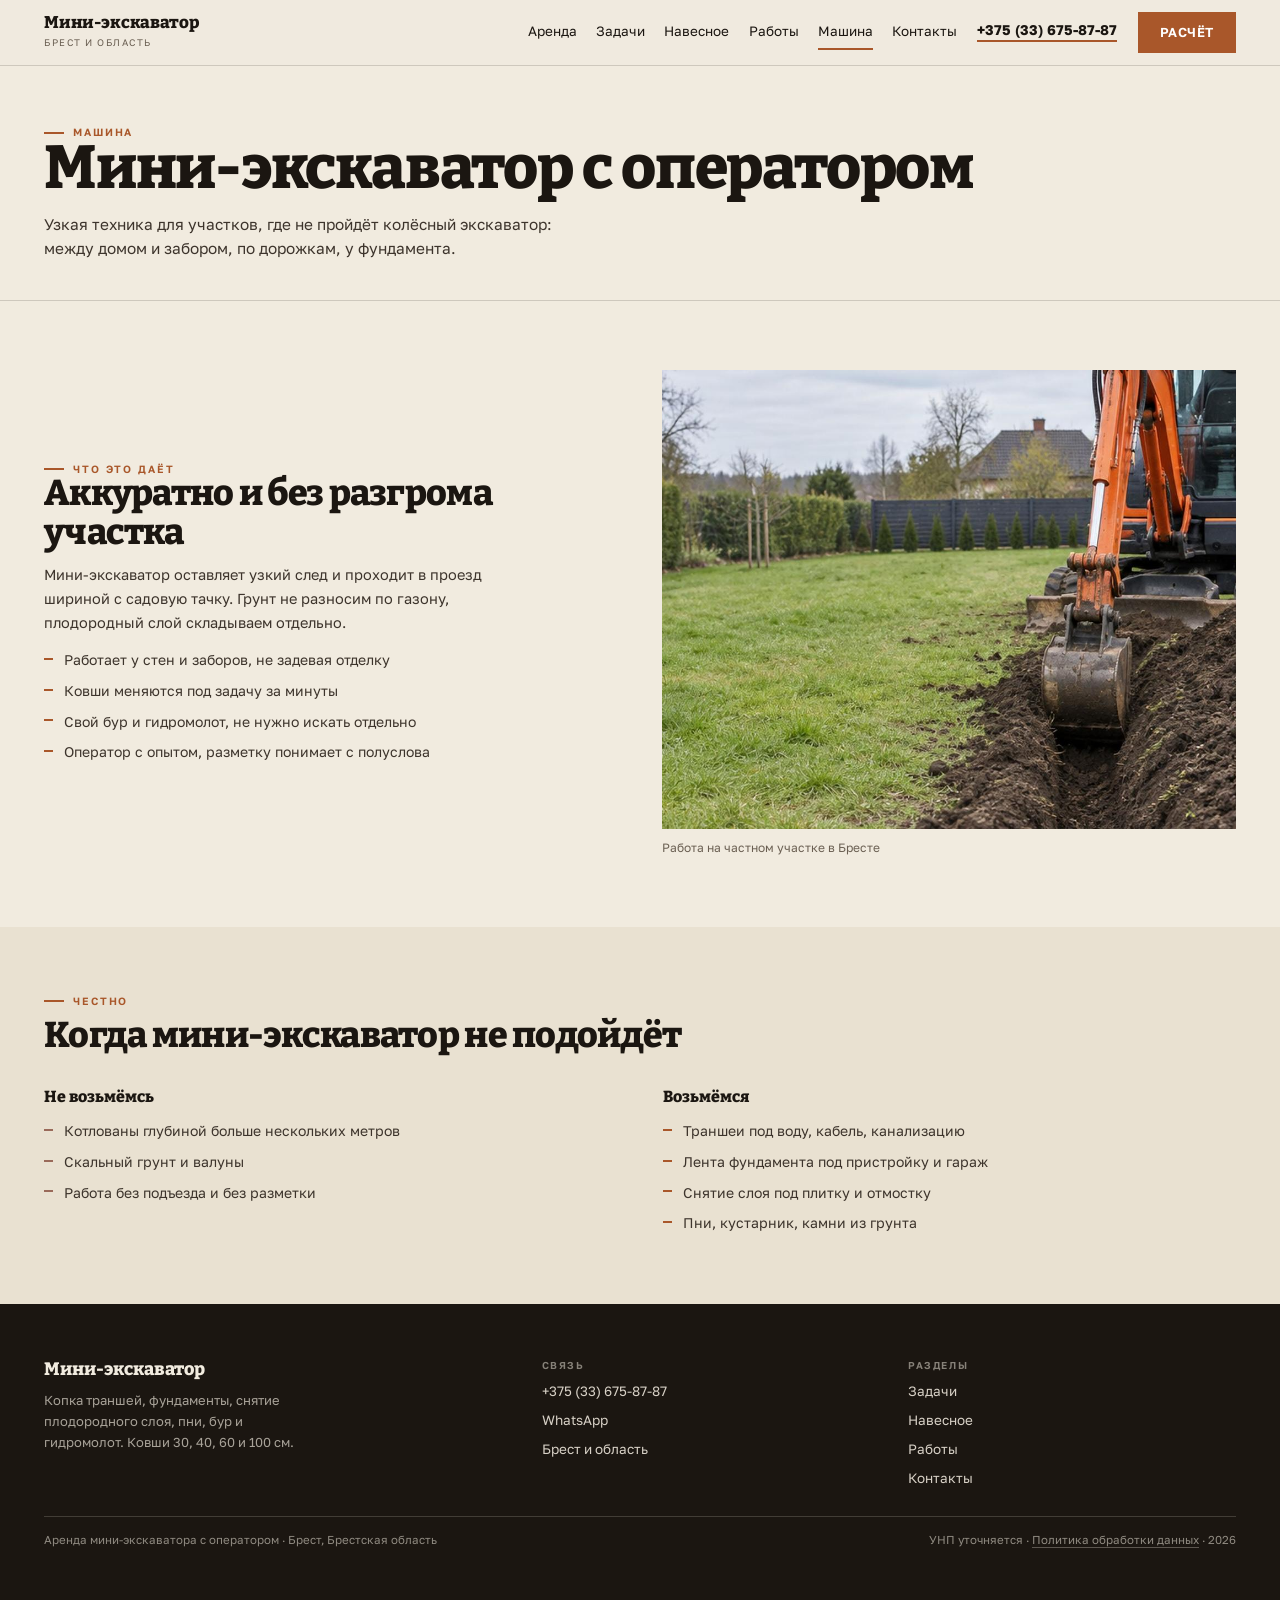
<file: o-mashine.html>
<!DOCTYPE html>
<html lang="ru">
<head>
<meta charset="utf-8">
<meta name="viewport" content="width=device-width, initial-scale=1">
<title>Мини-экскаватор с оператором — как работает | Брест</title>
<meta name="description" content="Узкая техника для частных участков: проезд между домом и забором, аккуратная копка, свой бур и гидромолот.">
<link rel="canonical" href="https://romjjjke.github.io/mini-excavator-brest/o-mashine.html">
<meta property="og:type" content="website">
<meta property="og:title" content="Мини-экскаватор с оператором — как работает | Брест">
<meta property="og:description" content="Узкая техника для частных участков: проезд между домом и забором, аккуратная копка, свой бур и гидромолот.">
<meta property="og:locale" content="ru_BY">
<meta name="theme-color" content="#1B1611">
<link rel="icon" href="favicon.svg" type="image/svg+xml">
<link rel="preconnect" href="https://fonts.googleapis.com">
<link rel="preconnect" href="https://fonts.gstatic.com" crossorigin>
<style>[hidden]{display:none!important}
*{box-sizing:border-box}
html{-webkit-text-size-adjust:100%;scroll-behavior:smooth;overflow-x:hidden}
body{margin:0;background:#F1EBDF;color:#1B1611;font:400 16.5px/1.62 "Golos Text",Arial,sans-serif;overflow-x:hidden}
img{display:block;max-width:100%;height:auto}
a{color:inherit;text-decoration:none}
h1,h2,h3,p,ul,ol,figure,dl,dd,table,fieldset{margin:0}
ul,ol{padding:0;list-style:none}
fieldset{border:0;padding:0}
button{font:inherit;color:inherit}
.wrap{padding-inline:clamp(15px,3.6vw,44px);max-width:1440px;margin:0 auto}
.head{position:sticky;top:0;z-index:70;background:rgba(241,235,223,.96);border-bottom:1px solid rgba(27,22,17,.16)}
.head__row{display:flex;align-items:center;gap:clamp(10px,1.6vw,26px);padding:12px clamp(15px,3.6vw,44px)}
.logo{font:800 17px/1 "Bitter",serif;letter-spacing:-.01em;margin-right:auto}
.logo i{display:block;font:400 9.5px/1.5 "Golos Text",sans-serif;letter-spacing:.16em;text-transform:uppercase;font-style:normal;color:#6A5F52;margin-top:5px}
.nav{display:flex;gap:clamp(10px,1.5vw,22px);font-size:13.5px}
.nav a{padding:6px 0;border-bottom:2px solid transparent}
.nav a[aria-current]{border-color:#A9572A}
.head__tel{font:700 14px/1 "Golos Text",sans-serif;border-bottom:2px solid #A9572A;padding-bottom:3px;white-space:nowrap}
.burger{display:none;width:40px;height:40px;border:1px solid rgba(27,22,17,.24);background:transparent;align-items:center;justify-content:center;flex-direction:column;gap:4px;cursor:pointer}
.burger span{display:block;width:18px;height:2px;background:#1B1611}
.btn{display:inline-flex;align-items:center;justify-content:center;gap:8px;padding:14px 22px;background:#A9572A;color:#fff;font:600 13px/1 "Golos Text",sans-serif;letter-spacing:.04em;text-transform:uppercase;border:0;cursor:pointer}
.btn--ghost{background:transparent;color:#1B1611;box-shadow:inset 0 0 0 1.5px rgba(27,22,17,.4)}
.drawer{position:fixed;inset:0;z-index:120;background:rgba(15,12,9,.55);display:flex;justify-content:flex-end}
.drawer__inner{width:min(340px,88vw);height:100%;background:#F1EBDF;padding:20px;display:flex;flex-direction:column;gap:12px;overflow-y:auto}
.drawer__close{align-self:flex-end;width:38px;height:38px;border:1px solid rgba(27,22,17,.24);background:transparent;font-size:20px;line-height:1;cursor:pointer}
.drawer__label{font:600 10px/1 "Golos Text",sans-serif;letter-spacing:.16em;text-transform:uppercase;color:#6A5F52}
.drawer__nav{display:grid}
.drawer__nav a{padding:12px 0;border-bottom:1px solid rgba(27,22,17,.16);font:700 15px/1.2 "Bitter",serif}
.drawer__foot{margin-top:auto;font-size:11.5px;color:#6A5F52}
.mobar{display:none}
body.is-locked{overflow:hidden}
@media (max-width:960px){
  .nav{display:none}
  .head__tel{display:none}
  .burger{display:flex}
  .head__cta{display:none}
}
@media (max-width:760px){
  .mobar{display:grid;grid-template-columns:1fr 1fr;gap:8px;position:fixed;left:0;right:0;bottom:0;z-index:90;padding:8px;background:rgba(241,235,223,.97);border-top:1px solid rgba(27,22,17,.16)}
  .mobar .btn{padding:15px 10px}
  body{padding-bottom:64px}
}
</style>
<link rel="stylesheet" href="https://fonts.googleapis.com/css2?family=Bitter:wght@600;700;800&family=Golos+Text:wght@400;500;600;700&display=swap">
<link rel="stylesheet" href="assets/css/style.v1.css">
<script type="application/ld+json">{"@context": "https://schema.org", "@type": "LocalBusiness", "name": "Аренда мини-экскаватора, Брест", "description": "Копка траншей, фундаменты, снятие плодородного слоя, корчевание пней, бур и гидромолот. Ковши 30, 40, 60, 100 см.", "telephone": "+375 (33) 675-87-87", "areaServed": "Брест и Брестская область", "address": {"@type": "PostalAddress", "addressLocality": "Брест", "addressRegion": "Брестская область", "addressCountry": "BY"}}</script>
</head>
<body>
<header class="head">
  <div class="head__row">
    <a class="logo" href="index.html">Мини-экскаватор<i>Брест и область</i></a>
    <nav class="nav" aria-label="Разделы"><a href="index.html">Аренда</a><a href="uslugi.html">Задачи</a><a href="oborudovanie.html">Навесное</a><a href="raboty.html">Работы</a><a href="o-mashine.html" aria-current="page">Машина</a><a href="kontakty.html">Контакты</a></nav>
    <a class="head__tel" href="tel:+375336758787">+375 (33) 675-87-87</a>
    <a class="head__cta btn" href="kontakty.html">Расчёт</a>
    <button class="burger" id="burger" type="button" aria-expanded="false" aria-controls="drawer" aria-label="Меню"><span></span><span></span><span></span></button>
  </div>
</header>
<section class="phead"><div class="wrap">
  <p class="eyebrow">Машина</p>
  <h1 class="h1">Мини-экскаватор с оператором</h1>
  <p class="phead__lead">Узкая техника для участков, где не пройдёт колёсный экскаватор: между домом и забором, по дорожкам, у фундамента.</p>
</div></section><section class="sec">
  <div class="wrap duo">
    <div>
      <p class="eyebrow">Что это даёт</p>
      <h2 class="h2">Аккуратно и без разгрома участка</h2>
      <p class="duo__p">Мини-экскаватор оставляет узкий след и проходит в проезд шириной с садовую тачку. Грунт не разносим по газону, плодородный слой складываем отдельно.</p>
      <ul class="ul"><li>Работает у стен и заборов, не задевая отделку</li><li>Ковши меняются под задачу за минуты</li><li>Свой бур и гидромолот, не нужно искать отдельно</li><li>Оператор с опытом, разметку понимает с полуслова</li></ul>
    </div>
    <figure class="duo__fig"><img src="assets/img/hero.jpg" alt="Мини-экскаватор на участке" loading="lazy" width="1500" height="833"><figcaption>Работа на частном участке в Бресте</figcaption></figure>
  </div>
</section>
<section class="sec sec--alt">
  <div class="wrap">
    <div class="sech"><p class="eyebrow">Честно</p><h2 class="h2">Когда мини-экскаватор не подойдёт</h2></div>
    <div class="cols2">
      <div><h3 class="mini__t">Не возьмёмсь</h3><ul class="ul ul--no">
        <li>Котлованы глубиной больше нескольких метров</li>
        <li>Скальный грунт и валуны</li>
        <li>Работа без подъезда и без разметки</li></ul></div>
      <div><h3 class="mini__t">Возьмёмся</h3><ul class="ul">
        <li>Траншеи под воду, кабель, канализацию</li>
        <li>Лента фундамента под пристройку и гараж</li>
        <li>Снятие слоя под плитку и отмостку</li>
        <li>Пни, кустарник, камни из грунта</li></ul></div>
    </div>
  </div>
</section><footer class="foot">
  <div class="wrap">
    <div class="foot__grid">
      <div>
        <p class="foot__brand">Мини-экскаватор</p>
        <p class="foot__note">Копка траншей, фундаменты, снятие плодородного слоя, пни, бур и гидромолот. Ковши 30, 40, 60 и 100 см.</p>
      </div>
      <div>
        <p class="foot__label">Связь</p>
        <ul class="foot__list">
          <li><a href="tel:+375336758787">+375 (33) 675-87-87</a></li>
          <li><a href="https://wa.me/375336758787">WhatsApp</a></li>
          <li>Брест и область</li>
        </ul>
      </div>
      <div>
        <p class="foot__label">Разделы</p>
        <ul class="foot__list">
          <li><a href="uslugi.html">Задачи</a></li>
          <li><a href="oborudovanie.html">Навесное</a></li>
          <li><a href="raboty.html">Работы</a></li>
          <li><a href="kontakty.html">Контакты</a></li>
        </ul>
      </div>
    </div>
    <div class="foot__bottom">
      <span>Аренда мини-экскаватора с оператором · Брест, Брестская область</span>
      <span>УНП уточняется · <a href="politika.html">Политика обработки данных</a> · <span id="year">2026</span></span>
    </div>
  </div>
</footer>
<div class="mobar">
  <a class="btn" href="tel:+375336758787">Позвонить</a>
  <a class="btn btn--ghost" href="https://wa.me/375336758787">WhatsApp</a>
</div>
<div class="drawer" id="drawer" hidden>
  <div class="drawer__inner">
    <button class="drawer__close" id="drawer-close" type="button" aria-label="Закрыть меню">×</button>
    <p class="drawer__label">Разделы</p>
    <nav class="drawer__nav"><a href="index.html">Аренда</a><a href="uslugi.html">Задачи</a><a href="oborudovanie.html">Навесное</a><a href="raboty.html">Работы</a><a href="o-mashine.html">Машина</a><a href="kontakty.html">Контакты</a><a href="politika.html">Политика</a></nav>
    <a class="btn" href="tel:+375336758787">+375 (33) 675-87-87</a>
    <p class="drawer__foot">Брест и Брестская область<br>Ежедневно, по договорённости</p>
  </div>
</div>
<script src="assets/js/main.v1.js" defer></script></body></html>
</file>
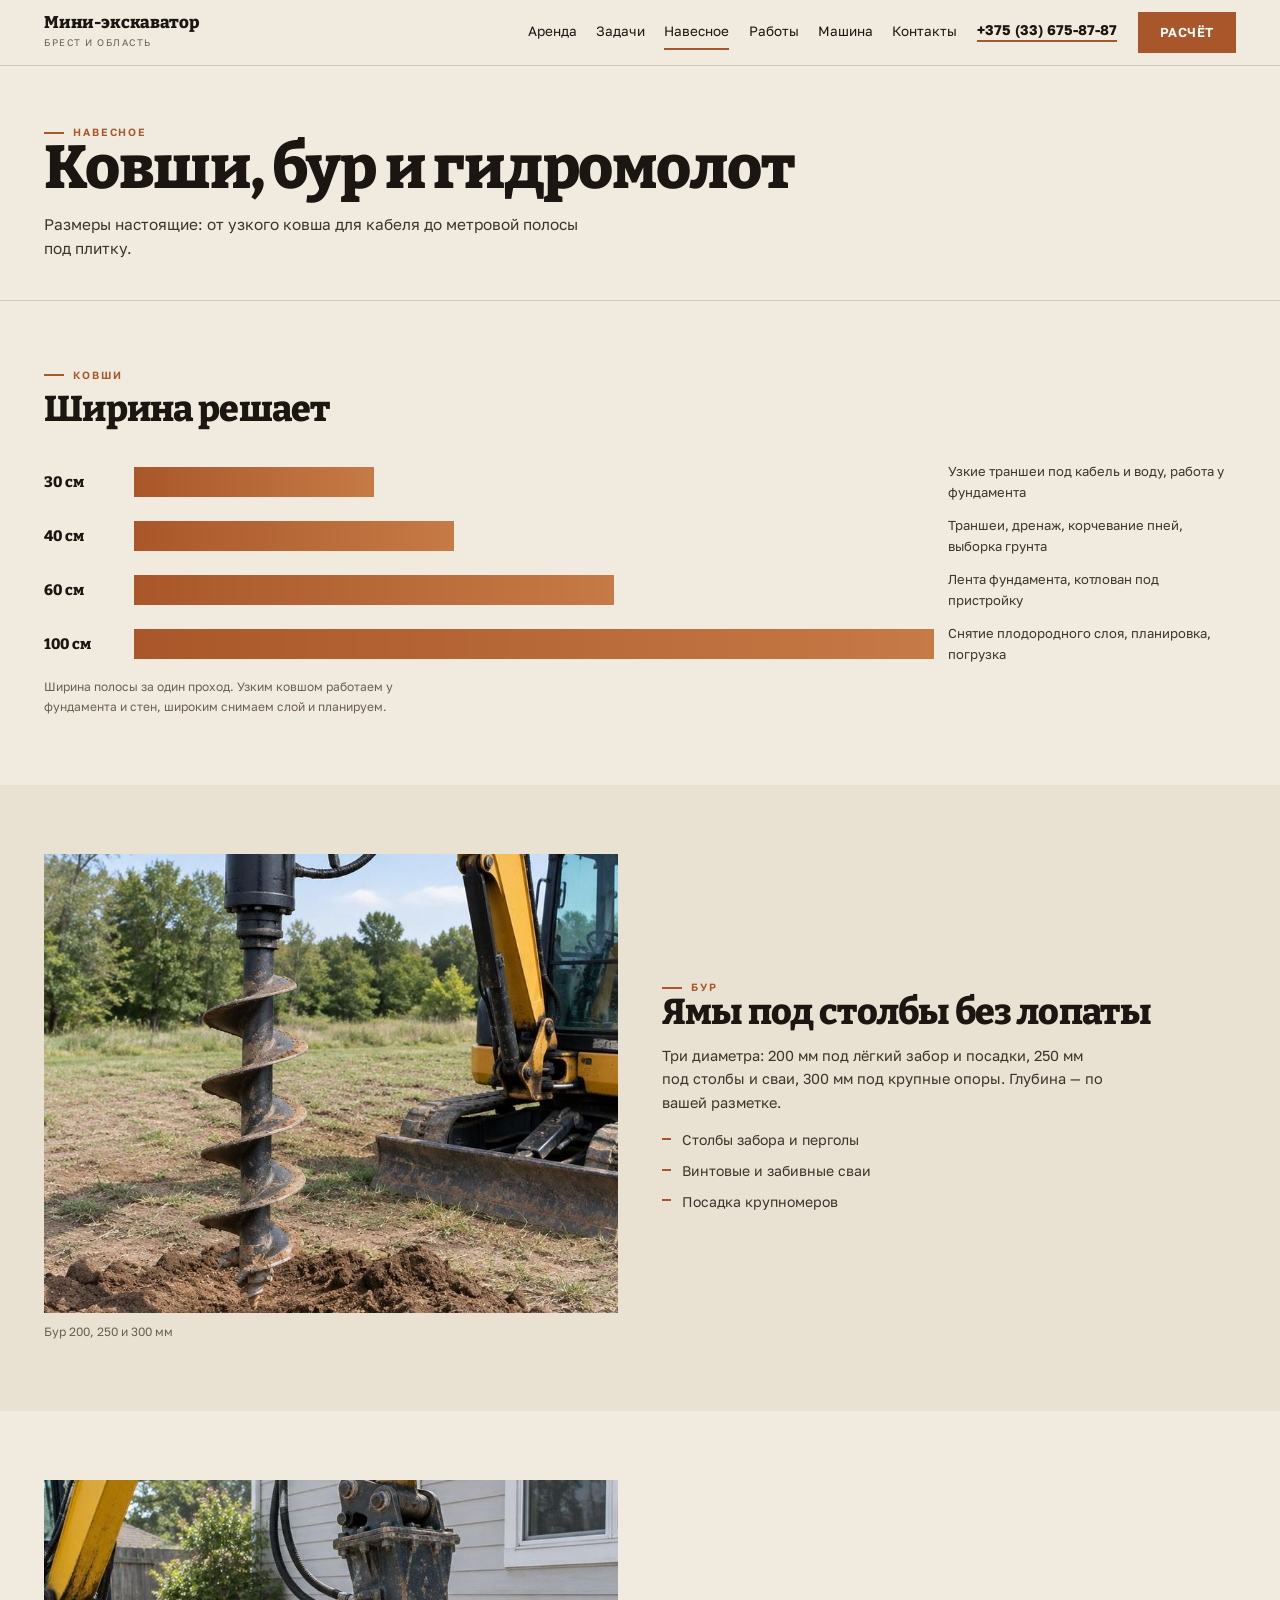
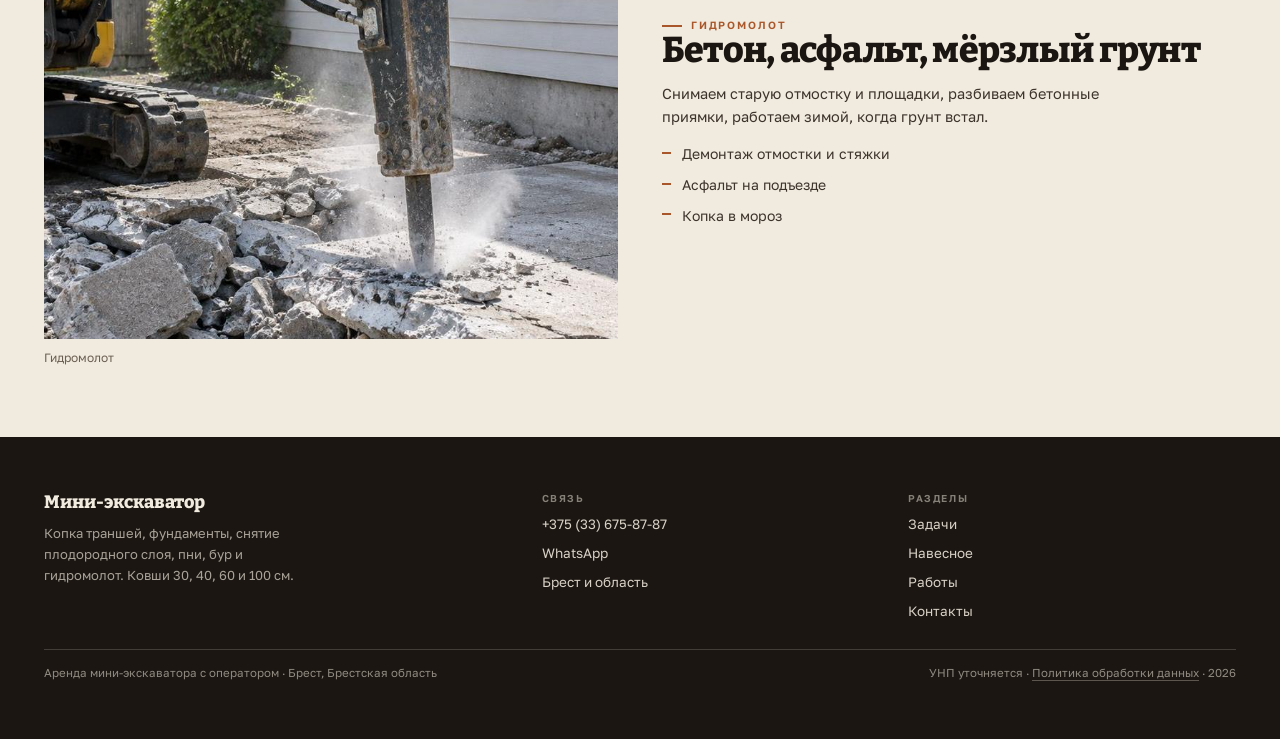
<file: oborudovanie.html>
<!DOCTYPE html>
<html lang="ru">
<head>
<meta charset="utf-8">
<meta name="viewport" content="width=device-width, initial-scale=1">
<title>Навесное: ковши 30–100 см, бур 200–300 мм, гидромолот | Брест</title>
<meta name="description" content="Ковши 30, 40, 60 и 100 см, бур 200, 250 и 300 мм, гидромолот. Подбор навесного под задачу.">
<link rel="canonical" href="https://romjjjke.github.io/mini-excavator-brest/oborudovanie.html">
<meta property="og:type" content="website">
<meta property="og:title" content="Навесное: ковши 30–100 см, бур 200–300 мм, гидромолот | Брест">
<meta property="og:description" content="Ковши 30, 40, 60 и 100 см, бур 200, 250 и 300 мм, гидромолот. Подбор навесного под задачу.">
<meta property="og:locale" content="ru_BY">
<meta name="theme-color" content="#1B1611">
<link rel="icon" href="favicon.svg" type="image/svg+xml">
<link rel="preconnect" href="https://fonts.googleapis.com">
<link rel="preconnect" href="https://fonts.gstatic.com" crossorigin>
<style>[hidden]{display:none!important}
*{box-sizing:border-box}
html{-webkit-text-size-adjust:100%;scroll-behavior:smooth;overflow-x:hidden}
body{margin:0;background:#F1EBDF;color:#1B1611;font:400 16.5px/1.62 "Golos Text",Arial,sans-serif;overflow-x:hidden}
img{display:block;max-width:100%;height:auto}
a{color:inherit;text-decoration:none}
h1,h2,h3,p,ul,ol,figure,dl,dd,table,fieldset{margin:0}
ul,ol{padding:0;list-style:none}
fieldset{border:0;padding:0}
button{font:inherit;color:inherit}
.wrap{padding-inline:clamp(15px,3.6vw,44px);max-width:1440px;margin:0 auto}
.head{position:sticky;top:0;z-index:70;background:rgba(241,235,223,.96);border-bottom:1px solid rgba(27,22,17,.16)}
.head__row{display:flex;align-items:center;gap:clamp(10px,1.6vw,26px);padding:12px clamp(15px,3.6vw,44px)}
.logo{font:800 17px/1 "Bitter",serif;letter-spacing:-.01em;margin-right:auto}
.logo i{display:block;font:400 9.5px/1.5 "Golos Text",sans-serif;letter-spacing:.16em;text-transform:uppercase;font-style:normal;color:#6A5F52;margin-top:5px}
.nav{display:flex;gap:clamp(10px,1.5vw,22px);font-size:13.5px}
.nav a{padding:6px 0;border-bottom:2px solid transparent}
.nav a[aria-current]{border-color:#A9572A}
.head__tel{font:700 14px/1 "Golos Text",sans-serif;border-bottom:2px solid #A9572A;padding-bottom:3px;white-space:nowrap}
.burger{display:none;width:40px;height:40px;border:1px solid rgba(27,22,17,.24);background:transparent;align-items:center;justify-content:center;flex-direction:column;gap:4px;cursor:pointer}
.burger span{display:block;width:18px;height:2px;background:#1B1611}
.btn{display:inline-flex;align-items:center;justify-content:center;gap:8px;padding:14px 22px;background:#A9572A;color:#fff;font:600 13px/1 "Golos Text",sans-serif;letter-spacing:.04em;text-transform:uppercase;border:0;cursor:pointer}
.btn--ghost{background:transparent;color:#1B1611;box-shadow:inset 0 0 0 1.5px rgba(27,22,17,.4)}
.drawer{position:fixed;inset:0;z-index:120;background:rgba(15,12,9,.55);display:flex;justify-content:flex-end}
.drawer__inner{width:min(340px,88vw);height:100%;background:#F1EBDF;padding:20px;display:flex;flex-direction:column;gap:12px;overflow-y:auto}
.drawer__close{align-self:flex-end;width:38px;height:38px;border:1px solid rgba(27,22,17,.24);background:transparent;font-size:20px;line-height:1;cursor:pointer}
.drawer__label{font:600 10px/1 "Golos Text",sans-serif;letter-spacing:.16em;text-transform:uppercase;color:#6A5F52}
.drawer__nav{display:grid}
.drawer__nav a{padding:12px 0;border-bottom:1px solid rgba(27,22,17,.16);font:700 15px/1.2 "Bitter",serif}
.drawer__foot{margin-top:auto;font-size:11.5px;color:#6A5F52}
.mobar{display:none}
body.is-locked{overflow:hidden}
@media (max-width:960px){
  .nav{display:none}
  .head__tel{display:none}
  .burger{display:flex}
  .head__cta{display:none}
}
@media (max-width:760px){
  .mobar{display:grid;grid-template-columns:1fr 1fr;gap:8px;position:fixed;left:0;right:0;bottom:0;z-index:90;padding:8px;background:rgba(241,235,223,.97);border-top:1px solid rgba(27,22,17,.16)}
  .mobar .btn{padding:15px 10px}
  body{padding-bottom:64px}
}
</style>
<link rel="stylesheet" href="https://fonts.googleapis.com/css2?family=Bitter:wght@600;700;800&family=Golos+Text:wght@400;500;600;700&display=swap">
<link rel="stylesheet" href="assets/css/style.v1.css">
<script type="application/ld+json">{"@context": "https://schema.org", "@type": "LocalBusiness", "name": "Аренда мини-экскаватора, Брест", "description": "Копка траншей, фундаменты, снятие плодородного слоя, корчевание пней, бур и гидромолот. Ковши 30, 40, 60, 100 см.", "telephone": "+375 (33) 675-87-87", "areaServed": "Брест и Брестская область", "address": {"@type": "PostalAddress", "addressLocality": "Брест", "addressRegion": "Брестская область", "addressCountry": "BY"}}</script>
</head>
<body>
<header class="head">
  <div class="head__row">
    <a class="logo" href="index.html">Мини-экскаватор<i>Брест и область</i></a>
    <nav class="nav" aria-label="Разделы"><a href="index.html">Аренда</a><a href="uslugi.html">Задачи</a><a href="oborudovanie.html" aria-current="page">Навесное</a><a href="raboty.html">Работы</a><a href="o-mashine.html">Машина</a><a href="kontakty.html">Контакты</a></nav>
    <a class="head__tel" href="tel:+375336758787">+375 (33) 675-87-87</a>
    <a class="head__cta btn" href="kontakty.html">Расчёт</a>
    <button class="burger" id="burger" type="button" aria-expanded="false" aria-controls="drawer" aria-label="Меню"><span></span><span></span><span></span></button>
  </div>
</header>
<section class="phead"><div class="wrap">
  <p class="eyebrow">Навесное</p>
  <h1 class="h1">Ковши, бур и гидромолот</h1>
  <p class="phead__lead">Размеры настоящие: от узкого ковша для кабеля до метровой полосы под плитку.</p>
</div></section><section class="sec">
  <div class="wrap">
    <div class="sech"><p class="eyebrow">Ковши</p><h2 class="h2">Ширина решает</h2></div>
    <div class="bars bars--big"><div class="bar"><span class="bar__l">30 см</span><span class="bar__v" style="width:30%"></span><span class="bar__d">Узкие траншеи под кабель и воду, работа у фундамента</span></div><div class="bar"><span class="bar__l">40 см</span><span class="bar__v" style="width:40%"></span><span class="bar__d">Траншеи, дренаж, корчевание пней, выборка грунта</span></div><div class="bar"><span class="bar__l">60 см</span><span class="bar__v" style="width:60%"></span><span class="bar__d">Лента фундамента, котлован под пристройку</span></div><div class="bar"><span class="bar__l">100 см</span><span class="bar__v" style="width:100%"></span><span class="bar__d">Снятие плодородного слоя, планировка, погрузка</span></div></div>
    <p class="fine">Ширина полосы за один проход. Узким ковшом работаем у фундамента и стен, широким снимаем слой и планируем.</p>
  </div>
</section>
<section class="sec sec--alt">
  <div class="wrap duo">
    <figure class="duo__fig"><img src="assets/img/auger.jpg" alt="Бур на мини-экскаваторе" loading="lazy" width="900" height="642"><figcaption>Бур 200, 250 и 300 мм</figcaption></figure>
    <div>
      <p class="eyebrow">Бур</p>
      <h2 class="h2">Ямы под столбы без лопаты</h2>
      <p class="duo__p">Три диаметра: 200 мм под лёгкий забор и посадки, 250 мм под столбы и сваи, 300 мм под крупные опоры. Глубина — по вашей разметке.</p>
      <ul class="ul"><li>Столбы забора и перголы</li><li>Винтовые и забивные сваи</li><li>Посадка крупномеров</li></ul>
    </div>
  </div>
</section>
<section class="sec">
  <div class="wrap duo duo--rev">
    <figure class="duo__fig"><img src="assets/img/hammer.jpg" alt="Гидромолот на мини-экскаваторе" loading="lazy" width="900" height="642"><figcaption>Гидромолот</figcaption></figure>
    <div>
      <p class="eyebrow">Гидромолот</p>
      <h2 class="h2">Бетон, асфальт, мёрзлый грунт</h2>
      <p class="duo__p">Снимаем старую отмостку и площадки, разбиваем бетонные приямки, работаем зимой, когда грунт встал.</p>
      <ul class="ul"><li>Демонтаж отмостки и стяжки</li><li>Асфальт на подъезде</li><li>Копка в мороз</li></ul>
    </div>
  </div>
</section><footer class="foot">
  <div class="wrap">
    <div class="foot__grid">
      <div>
        <p class="foot__brand">Мини-экскаватор</p>
        <p class="foot__note">Копка траншей, фундаменты, снятие плодородного слоя, пни, бур и гидромолот. Ковши 30, 40, 60 и 100 см.</p>
      </div>
      <div>
        <p class="foot__label">Связь</p>
        <ul class="foot__list">
          <li><a href="tel:+375336758787">+375 (33) 675-87-87</a></li>
          <li><a href="https://wa.me/375336758787">WhatsApp</a></li>
          <li>Брест и область</li>
        </ul>
      </div>
      <div>
        <p class="foot__label">Разделы</p>
        <ul class="foot__list">
          <li><a href="uslugi.html">Задачи</a></li>
          <li><a href="oborudovanie.html">Навесное</a></li>
          <li><a href="raboty.html">Работы</a></li>
          <li><a href="kontakty.html">Контакты</a></li>
        </ul>
      </div>
    </div>
    <div class="foot__bottom">
      <span>Аренда мини-экскаватора с оператором · Брест, Брестская область</span>
      <span>УНП уточняется · <a href="politika.html">Политика обработки данных</a> · <span id="year">2026</span></span>
    </div>
  </div>
</footer>
<div class="mobar">
  <a class="btn" href="tel:+375336758787">Позвонить</a>
  <a class="btn btn--ghost" href="https://wa.me/375336758787">WhatsApp</a>
</div>
<div class="drawer" id="drawer" hidden>
  <div class="drawer__inner">
    <button class="drawer__close" id="drawer-close" type="button" aria-label="Закрыть меню">×</button>
    <p class="drawer__label">Разделы</p>
    <nav class="drawer__nav"><a href="index.html">Аренда</a><a href="uslugi.html">Задачи</a><a href="oborudovanie.html">Навесное</a><a href="raboty.html">Работы</a><a href="o-mashine.html">Машина</a><a href="kontakty.html">Контакты</a><a href="politika.html">Политика</a></nav>
    <a class="btn" href="tel:+375336758787">+375 (33) 675-87-87</a>
    <p class="drawer__foot">Брест и Брестская область<br>Ежедневно, по договорённости</p>
  </div>
</div>
<script src="assets/js/main.v1.js" defer></script></body></html>
</file>
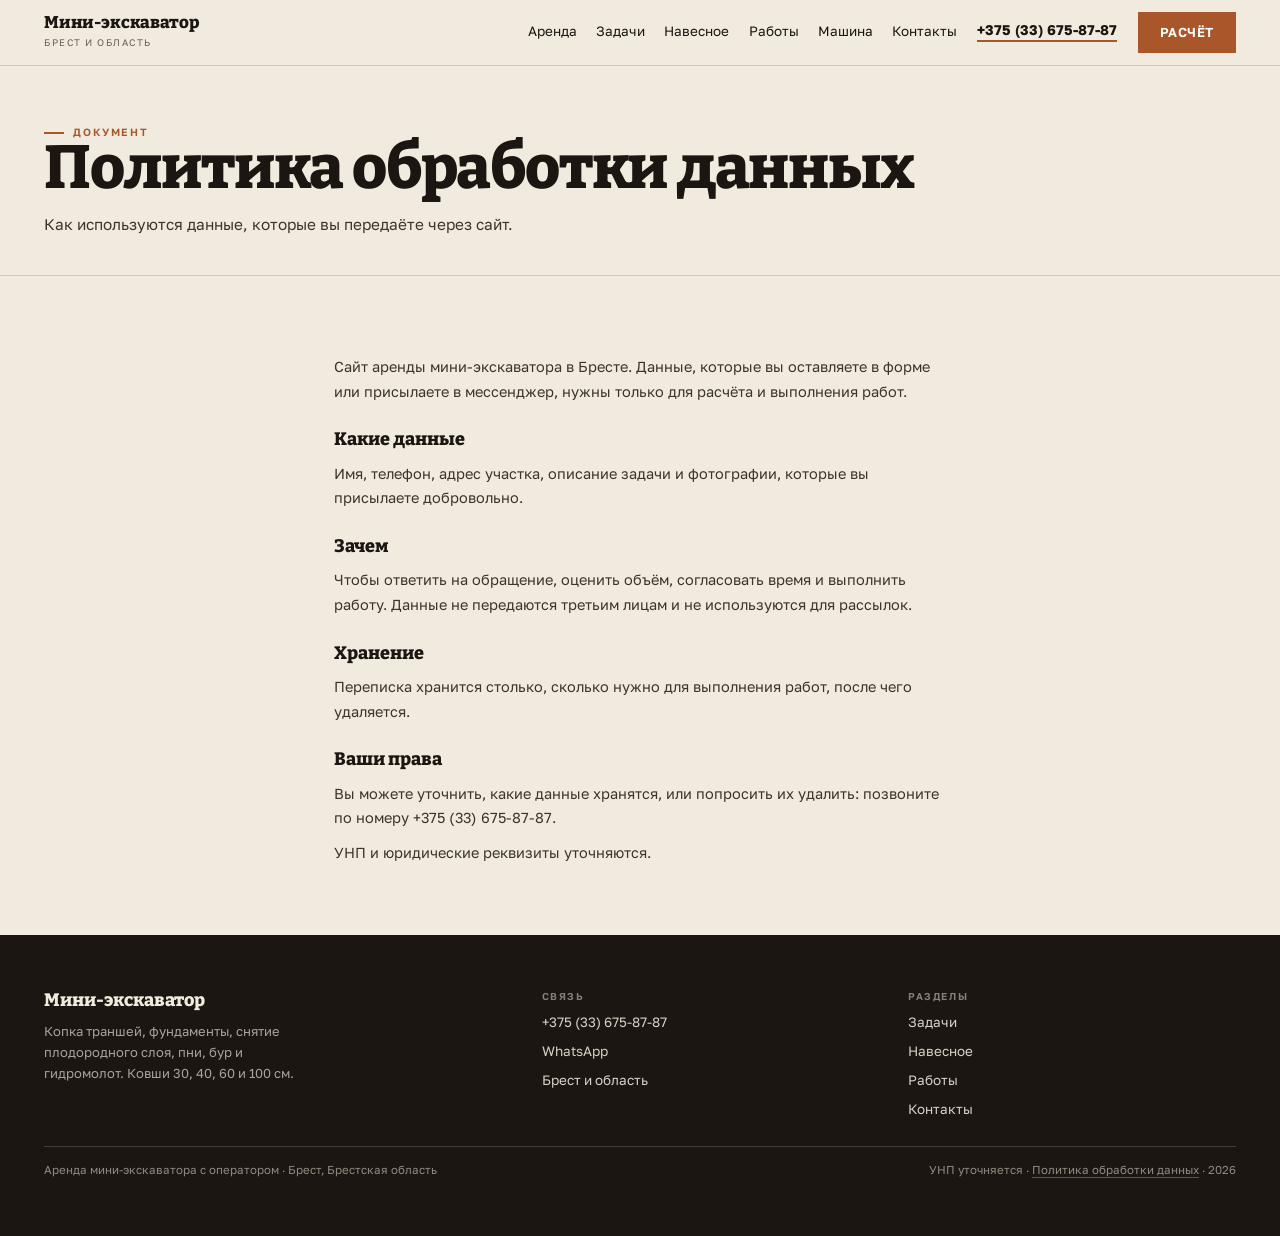
<file: politika.html>
<!DOCTYPE html>
<html lang="ru">
<head>
<meta charset="utf-8">
<meta name="viewport" content="width=device-width, initial-scale=1">
<title>Политика обработки данных | Мини-экскаватор, Брест</title>
<meta name="description" content="Как обрабатываются данные, переданные через сайт аренды мини-экскаватора.">
<link rel="canonical" href="https://romjjjke.github.io/mini-excavator-brest/politika.html">
<meta property="og:type" content="website">
<meta property="og:title" content="Политика обработки данных | Мини-экскаватор, Брест">
<meta property="og:description" content="Как обрабатываются данные, переданные через сайт аренды мини-экскаватора.">
<meta property="og:locale" content="ru_BY">
<meta name="theme-color" content="#1B1611">
<link rel="icon" href="favicon.svg" type="image/svg+xml">
<link rel="preconnect" href="https://fonts.googleapis.com">
<link rel="preconnect" href="https://fonts.gstatic.com" crossorigin>
<style>[hidden]{display:none!important}
*{box-sizing:border-box}
html{-webkit-text-size-adjust:100%;scroll-behavior:smooth;overflow-x:hidden}
body{margin:0;background:#F1EBDF;color:#1B1611;font:400 16.5px/1.62 "Golos Text",Arial,sans-serif;overflow-x:hidden}
img{display:block;max-width:100%;height:auto}
a{color:inherit;text-decoration:none}
h1,h2,h3,p,ul,ol,figure,dl,dd,table,fieldset{margin:0}
ul,ol{padding:0;list-style:none}
fieldset{border:0;padding:0}
button{font:inherit;color:inherit}
.wrap{padding-inline:clamp(15px,3.6vw,44px);max-width:1440px;margin:0 auto}
.head{position:sticky;top:0;z-index:70;background:rgba(241,235,223,.96);border-bottom:1px solid rgba(27,22,17,.16)}
.head__row{display:flex;align-items:center;gap:clamp(10px,1.6vw,26px);padding:12px clamp(15px,3.6vw,44px)}
.logo{font:800 17px/1 "Bitter",serif;letter-spacing:-.01em;margin-right:auto}
.logo i{display:block;font:400 9.5px/1.5 "Golos Text",sans-serif;letter-spacing:.16em;text-transform:uppercase;font-style:normal;color:#6A5F52;margin-top:5px}
.nav{display:flex;gap:clamp(10px,1.5vw,22px);font-size:13.5px}
.nav a{padding:6px 0;border-bottom:2px solid transparent}
.nav a[aria-current]{border-color:#A9572A}
.head__tel{font:700 14px/1 "Golos Text",sans-serif;border-bottom:2px solid #A9572A;padding-bottom:3px;white-space:nowrap}
.burger{display:none;width:40px;height:40px;border:1px solid rgba(27,22,17,.24);background:transparent;align-items:center;justify-content:center;flex-direction:column;gap:4px;cursor:pointer}
.burger span{display:block;width:18px;height:2px;background:#1B1611}
.btn{display:inline-flex;align-items:center;justify-content:center;gap:8px;padding:14px 22px;background:#A9572A;color:#fff;font:600 13px/1 "Golos Text",sans-serif;letter-spacing:.04em;text-transform:uppercase;border:0;cursor:pointer}
.btn--ghost{background:transparent;color:#1B1611;box-shadow:inset 0 0 0 1.5px rgba(27,22,17,.4)}
.drawer{position:fixed;inset:0;z-index:120;background:rgba(15,12,9,.55);display:flex;justify-content:flex-end}
.drawer__inner{width:min(340px,88vw);height:100%;background:#F1EBDF;padding:20px;display:flex;flex-direction:column;gap:12px;overflow-y:auto}
.drawer__close{align-self:flex-end;width:38px;height:38px;border:1px solid rgba(27,22,17,.24);background:transparent;font-size:20px;line-height:1;cursor:pointer}
.drawer__label{font:600 10px/1 "Golos Text",sans-serif;letter-spacing:.16em;text-transform:uppercase;color:#6A5F52}
.drawer__nav{display:grid}
.drawer__nav a{padding:12px 0;border-bottom:1px solid rgba(27,22,17,.16);font:700 15px/1.2 "Bitter",serif}
.drawer__foot{margin-top:auto;font-size:11.5px;color:#6A5F52}
.mobar{display:none}
body.is-locked{overflow:hidden}
@media (max-width:960px){
  .nav{display:none}
  .head__tel{display:none}
  .burger{display:flex}
  .head__cta{display:none}
}
@media (max-width:760px){
  .mobar{display:grid;grid-template-columns:1fr 1fr;gap:8px;position:fixed;left:0;right:0;bottom:0;z-index:90;padding:8px;background:rgba(241,235,223,.97);border-top:1px solid rgba(27,22,17,.16)}
  .mobar .btn{padding:15px 10px}
  body{padding-bottom:64px}
}
</style>
<link rel="stylesheet" href="https://fonts.googleapis.com/css2?family=Bitter:wght@600;700;800&family=Golos+Text:wght@400;500;600;700&display=swap">
<link rel="stylesheet" href="assets/css/style.v1.css">
<script type="application/ld+json">{"@context": "https://schema.org", "@type": "LocalBusiness", "name": "Аренда мини-экскаватора, Брест", "description": "Копка траншей, фундаменты, снятие плодородного слоя, корчевание пней, бур и гидромолот. Ковши 30, 40, 60, 100 см.", "telephone": "+375 (33) 675-87-87", "areaServed": "Брест и Брестская область", "address": {"@type": "PostalAddress", "addressLocality": "Брест", "addressRegion": "Брестская область", "addressCountry": "BY"}}</script>
</head>
<body>
<header class="head">
  <div class="head__row">
    <a class="logo" href="index.html">Мини-экскаватор<i>Брест и область</i></a>
    <nav class="nav" aria-label="Разделы"><a href="index.html">Аренда</a><a href="uslugi.html">Задачи</a><a href="oborudovanie.html">Навесное</a><a href="raboty.html">Работы</a><a href="o-mashine.html">Машина</a><a href="kontakty.html">Контакты</a></nav>
    <a class="head__tel" href="tel:+375336758787">+375 (33) 675-87-87</a>
    <a class="head__cta btn" href="kontakty.html">Расчёт</a>
    <button class="burger" id="burger" type="button" aria-expanded="false" aria-controls="drawer" aria-label="Меню"><span></span><span></span><span></span></button>
  </div>
</header>
<section class="phead"><div class="wrap"><p class="eyebrow">Документ</p>
<h1 class="h1">Политика обработки данных</h1>
<p class="phead__lead">Как используются данные, которые вы передаёте через сайт.</p></div></section>
<section class="sec"><div class="wrap textpage">
<p>Сайт аренды мини-экскаватора в Бресте. Данные, которые вы оставляете в форме или присылаете в мессенджер, нужны только для расчёта и выполнения работ.</p>
<h2>Какие данные</h2><p>Имя, телефон, адрес участка, описание задачи и фотографии, которые вы присылаете добровольно.</p>
<h2>Зачем</h2><p>Чтобы ответить на обращение, оценить объём, согласовать время и выполнить работу. Данные не передаются третьим лицам и не используются для рассылок.</p>
<h2>Хранение</h2><p>Переписка хранится столько, сколько нужно для выполнения работ, после чего удаляется.</p>
<h2>Ваши права</h2><p>Вы можете уточнить, какие данные хранятся, или попросить их удалить: позвоните по номеру +375 (33) 675-87-87.</p>
<p class="fine">УНП и юридические реквизиты уточняются.</p>
</div></section><footer class="foot">
  <div class="wrap">
    <div class="foot__grid">
      <div>
        <p class="foot__brand">Мини-экскаватор</p>
        <p class="foot__note">Копка траншей, фундаменты, снятие плодородного слоя, пни, бур и гидромолот. Ковши 30, 40, 60 и 100 см.</p>
      </div>
      <div>
        <p class="foot__label">Связь</p>
        <ul class="foot__list">
          <li><a href="tel:+375336758787">+375 (33) 675-87-87</a></li>
          <li><a href="https://wa.me/375336758787">WhatsApp</a></li>
          <li>Брест и область</li>
        </ul>
      </div>
      <div>
        <p class="foot__label">Разделы</p>
        <ul class="foot__list">
          <li><a href="uslugi.html">Задачи</a></li>
          <li><a href="oborudovanie.html">Навесное</a></li>
          <li><a href="raboty.html">Работы</a></li>
          <li><a href="kontakty.html">Контакты</a></li>
        </ul>
      </div>
    </div>
    <div class="foot__bottom">
      <span>Аренда мини-экскаватора с оператором · Брест, Брестская область</span>
      <span>УНП уточняется · <a href="politika.html">Политика обработки данных</a> · <span id="year">2026</span></span>
    </div>
  </div>
</footer>
<div class="mobar">
  <a class="btn" href="tel:+375336758787">Позвонить</a>
  <a class="btn btn--ghost" href="https://wa.me/375336758787">WhatsApp</a>
</div>
<div class="drawer" id="drawer" hidden>
  <div class="drawer__inner">
    <button class="drawer__close" id="drawer-close" type="button" aria-label="Закрыть меню">×</button>
    <p class="drawer__label">Разделы</p>
    <nav class="drawer__nav"><a href="index.html">Аренда</a><a href="uslugi.html">Задачи</a><a href="oborudovanie.html">Навесное</a><a href="raboty.html">Работы</a><a href="o-mashine.html">Машина</a><a href="kontakty.html">Контакты</a><a href="politika.html">Политика</a></nav>
    <a class="btn" href="tel:+375336758787">+375 (33) 675-87-87</a>
    <p class="drawer__foot">Брест и Брестская область<br>Ежедневно, по договорённости</p>
  </div>
</div>
<script src="assets/js/main.v1.js" defer></script></body></html>
</file>
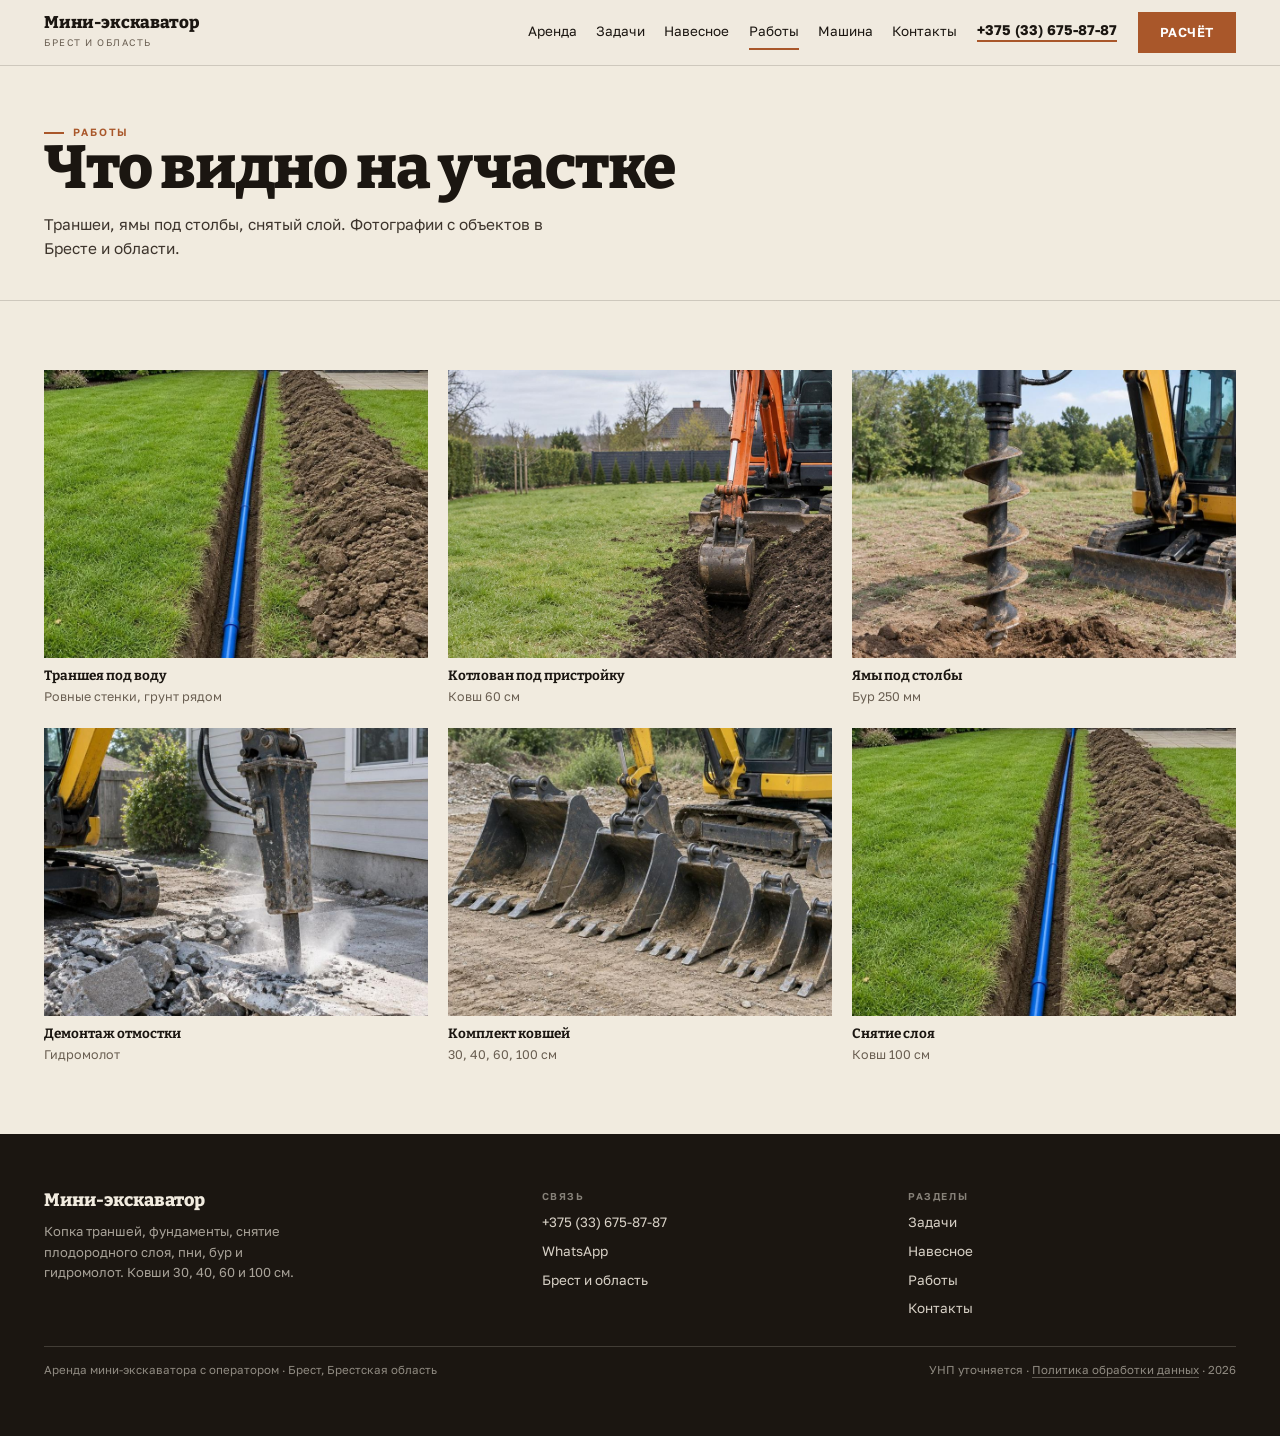
<file: raboty.html>
<!DOCTYPE html>
<html lang="ru">
<head>
<meta charset="utf-8">
<meta name="viewport" content="width=device-width, initial-scale=1">
<title>Работы: траншеи, ямы под столбы, снятие слоя | Брест</title>
<meta name="description" content="Фотографии работ мини-экскаватора в Бресте и области: траншеи, котлованы, ямы под столбы, демонтаж отмостки.">
<link rel="canonical" href="https://romjjjke.github.io/mini-excavator-brest/raboty.html">
<meta property="og:type" content="website">
<meta property="og:title" content="Работы: траншеи, ямы под столбы, снятие слоя | Брест">
<meta property="og:description" content="Фотографии работ мини-экскаватора в Бресте и области: траншеи, котлованы, ямы под столбы, демонтаж отмостки.">
<meta property="og:locale" content="ru_BY">
<meta name="theme-color" content="#1B1611">
<link rel="icon" href="favicon.svg" type="image/svg+xml">
<link rel="preconnect" href="https://fonts.googleapis.com">
<link rel="preconnect" href="https://fonts.gstatic.com" crossorigin>
<style>[hidden]{display:none!important}
*{box-sizing:border-box}
html{-webkit-text-size-adjust:100%;scroll-behavior:smooth;overflow-x:hidden}
body{margin:0;background:#F1EBDF;color:#1B1611;font:400 16.5px/1.62 "Golos Text",Arial,sans-serif;overflow-x:hidden}
img{display:block;max-width:100%;height:auto}
a{color:inherit;text-decoration:none}
h1,h2,h3,p,ul,ol,figure,dl,dd,table,fieldset{margin:0}
ul,ol{padding:0;list-style:none}
fieldset{border:0;padding:0}
button{font:inherit;color:inherit}
.wrap{padding-inline:clamp(15px,3.6vw,44px);max-width:1440px;margin:0 auto}
.head{position:sticky;top:0;z-index:70;background:rgba(241,235,223,.96);border-bottom:1px solid rgba(27,22,17,.16)}
.head__row{display:flex;align-items:center;gap:clamp(10px,1.6vw,26px);padding:12px clamp(15px,3.6vw,44px)}
.logo{font:800 17px/1 "Bitter",serif;letter-spacing:-.01em;margin-right:auto}
.logo i{display:block;font:400 9.5px/1.5 "Golos Text",sans-serif;letter-spacing:.16em;text-transform:uppercase;font-style:normal;color:#6A5F52;margin-top:5px}
.nav{display:flex;gap:clamp(10px,1.5vw,22px);font-size:13.5px}
.nav a{padding:6px 0;border-bottom:2px solid transparent}
.nav a[aria-current]{border-color:#A9572A}
.head__tel{font:700 14px/1 "Golos Text",sans-serif;border-bottom:2px solid #A9572A;padding-bottom:3px;white-space:nowrap}
.burger{display:none;width:40px;height:40px;border:1px solid rgba(27,22,17,.24);background:transparent;align-items:center;justify-content:center;flex-direction:column;gap:4px;cursor:pointer}
.burger span{display:block;width:18px;height:2px;background:#1B1611}
.btn{display:inline-flex;align-items:center;justify-content:center;gap:8px;padding:14px 22px;background:#A9572A;color:#fff;font:600 13px/1 "Golos Text",sans-serif;letter-spacing:.04em;text-transform:uppercase;border:0;cursor:pointer}
.btn--ghost{background:transparent;color:#1B1611;box-shadow:inset 0 0 0 1.5px rgba(27,22,17,.4)}
.drawer{position:fixed;inset:0;z-index:120;background:rgba(15,12,9,.55);display:flex;justify-content:flex-end}
.drawer__inner{width:min(340px,88vw);height:100%;background:#F1EBDF;padding:20px;display:flex;flex-direction:column;gap:12px;overflow-y:auto}
.drawer__close{align-self:flex-end;width:38px;height:38px;border:1px solid rgba(27,22,17,.24);background:transparent;font-size:20px;line-height:1;cursor:pointer}
.drawer__label{font:600 10px/1 "Golos Text",sans-serif;letter-spacing:.16em;text-transform:uppercase;color:#6A5F52}
.drawer__nav{display:grid}
.drawer__nav a{padding:12px 0;border-bottom:1px solid rgba(27,22,17,.16);font:700 15px/1.2 "Bitter",serif}
.drawer__foot{margin-top:auto;font-size:11.5px;color:#6A5F52}
.mobar{display:none}
body.is-locked{overflow:hidden}
@media (max-width:960px){
  .nav{display:none}
  .head__tel{display:none}
  .burger{display:flex}
  .head__cta{display:none}
}
@media (max-width:760px){
  .mobar{display:grid;grid-template-columns:1fr 1fr;gap:8px;position:fixed;left:0;right:0;bottom:0;z-index:90;padding:8px;background:rgba(241,235,223,.97);border-top:1px solid rgba(27,22,17,.16)}
  .mobar .btn{padding:15px 10px}
  body{padding-bottom:64px}
}
</style>
<link rel="stylesheet" href="https://fonts.googleapis.com/css2?family=Bitter:wght@600;700;800&family=Golos+Text:wght@400;500;600;700&display=swap">
<link rel="stylesheet" href="assets/css/style.v1.css">
<script type="application/ld+json">{"@context": "https://schema.org", "@type": "LocalBusiness", "name": "Аренда мини-экскаватора, Брест", "description": "Копка траншей, фундаменты, снятие плодородного слоя, корчевание пней, бур и гидромолот. Ковши 30, 40, 60, 100 см.", "telephone": "+375 (33) 675-87-87", "areaServed": "Брест и Брестская область", "address": {"@type": "PostalAddress", "addressLocality": "Брест", "addressRegion": "Брестская область", "addressCountry": "BY"}}</script>
</head>
<body>
<header class="head">
  <div class="head__row">
    <a class="logo" href="index.html">Мини-экскаватор<i>Брест и область</i></a>
    <nav class="nav" aria-label="Разделы"><a href="index.html">Аренда</a><a href="uslugi.html">Задачи</a><a href="oborudovanie.html">Навесное</a><a href="raboty.html" aria-current="page">Работы</a><a href="o-mashine.html">Машина</a><a href="kontakty.html">Контакты</a></nav>
    <a class="head__tel" href="tel:+375336758787">+375 (33) 675-87-87</a>
    <a class="head__cta btn" href="kontakty.html">Расчёт</a>
    <button class="burger" id="burger" type="button" aria-expanded="false" aria-controls="drawer" aria-label="Меню"><span></span><span></span><span></span></button>
  </div>
</header>
<section class="phead"><div class="wrap">
  <p class="eyebrow">Работы</p>
  <h1 class="h1">Что видно на участке</h1>
  <p class="phead__lead">Траншеи, ямы под столбы, снятый слой. Фотографии с объектов в Бресте и области.</p>
</div></section><section class="sec">
  <div class="wrap">
    <div class="gal">
      <figure class="gal__it"><img src="assets/img/trench.jpg" alt="Траншея под коммуникации" loading="lazy" width="900" height="642"><figcaption><b>Траншея под воду</b><span>Ровные стенки, грунт рядом</span></figcaption></figure>
      <figure class="gal__it"><img src="assets/img/hero.jpg" alt="Копка котлована" loading="lazy" width="900" height="642"><figcaption><b>Котлован под пристройку</b><span>Ковш 60 см</span></figcaption></figure>
      <figure class="gal__it"><img src="assets/img/auger.jpg" alt="Ямы под столбы" loading="lazy" width="900" height="642"><figcaption><b>Ямы под столбы</b><span>Бур 250 мм</span></figcaption></figure>
      <figure class="gal__it"><img src="assets/img/hammer.jpg" alt="Демонтаж бетона" loading="lazy" width="900" height="642"><figcaption><b>Демонтаж отмостки</b><span>Гидромолот</span></figcaption></figure>
      <figure class="gal__it"><img src="assets/img/buckets.jpg" alt="Комплект ковшей" loading="lazy" width="900" height="642"><figcaption><b>Комплект ковшей</b><span>30, 40, 60, 100 см</span></figcaption></figure>
      <figure class="gal__it"><img src="assets/img/trench.jpg" alt="Снятие плодородного слоя" loading="lazy" width="900" height="642"><figcaption><b>Снятие слоя</b><span>Ковш 100 см</span></figcaption></figure>
    </div>
  </div>
</section><footer class="foot">
  <div class="wrap">
    <div class="foot__grid">
      <div>
        <p class="foot__brand">Мини-экскаватор</p>
        <p class="foot__note">Копка траншей, фундаменты, снятие плодородного слоя, пни, бур и гидромолот. Ковши 30, 40, 60 и 100 см.</p>
      </div>
      <div>
        <p class="foot__label">Связь</p>
        <ul class="foot__list">
          <li><a href="tel:+375336758787">+375 (33) 675-87-87</a></li>
          <li><a href="https://wa.me/375336758787">WhatsApp</a></li>
          <li>Брест и область</li>
        </ul>
      </div>
      <div>
        <p class="foot__label">Разделы</p>
        <ul class="foot__list">
          <li><a href="uslugi.html">Задачи</a></li>
          <li><a href="oborudovanie.html">Навесное</a></li>
          <li><a href="raboty.html">Работы</a></li>
          <li><a href="kontakty.html">Контакты</a></li>
        </ul>
      </div>
    </div>
    <div class="foot__bottom">
      <span>Аренда мини-экскаватора с оператором · Брест, Брестская область</span>
      <span>УНП уточняется · <a href="politika.html">Политика обработки данных</a> · <span id="year">2026</span></span>
    </div>
  </div>
</footer>
<div class="mobar">
  <a class="btn" href="tel:+375336758787">Позвонить</a>
  <a class="btn btn--ghost" href="https://wa.me/375336758787">WhatsApp</a>
</div>
<div class="drawer" id="drawer" hidden>
  <div class="drawer__inner">
    <button class="drawer__close" id="drawer-close" type="button" aria-label="Закрыть меню">×</button>
    <p class="drawer__label">Разделы</p>
    <nav class="drawer__nav"><a href="index.html">Аренда</a><a href="uslugi.html">Задачи</a><a href="oborudovanie.html">Навесное</a><a href="raboty.html">Работы</a><a href="o-mashine.html">Машина</a><a href="kontakty.html">Контакты</a><a href="politika.html">Политика</a></nav>
    <a class="btn" href="tel:+375336758787">+375 (33) 675-87-87</a>
    <p class="drawer__foot">Брест и Брестская область<br>Ежедневно, по договорённости</p>
  </div>
</div>
<script src="assets/js/main.v1.js" defer></script></body></html>
</file>
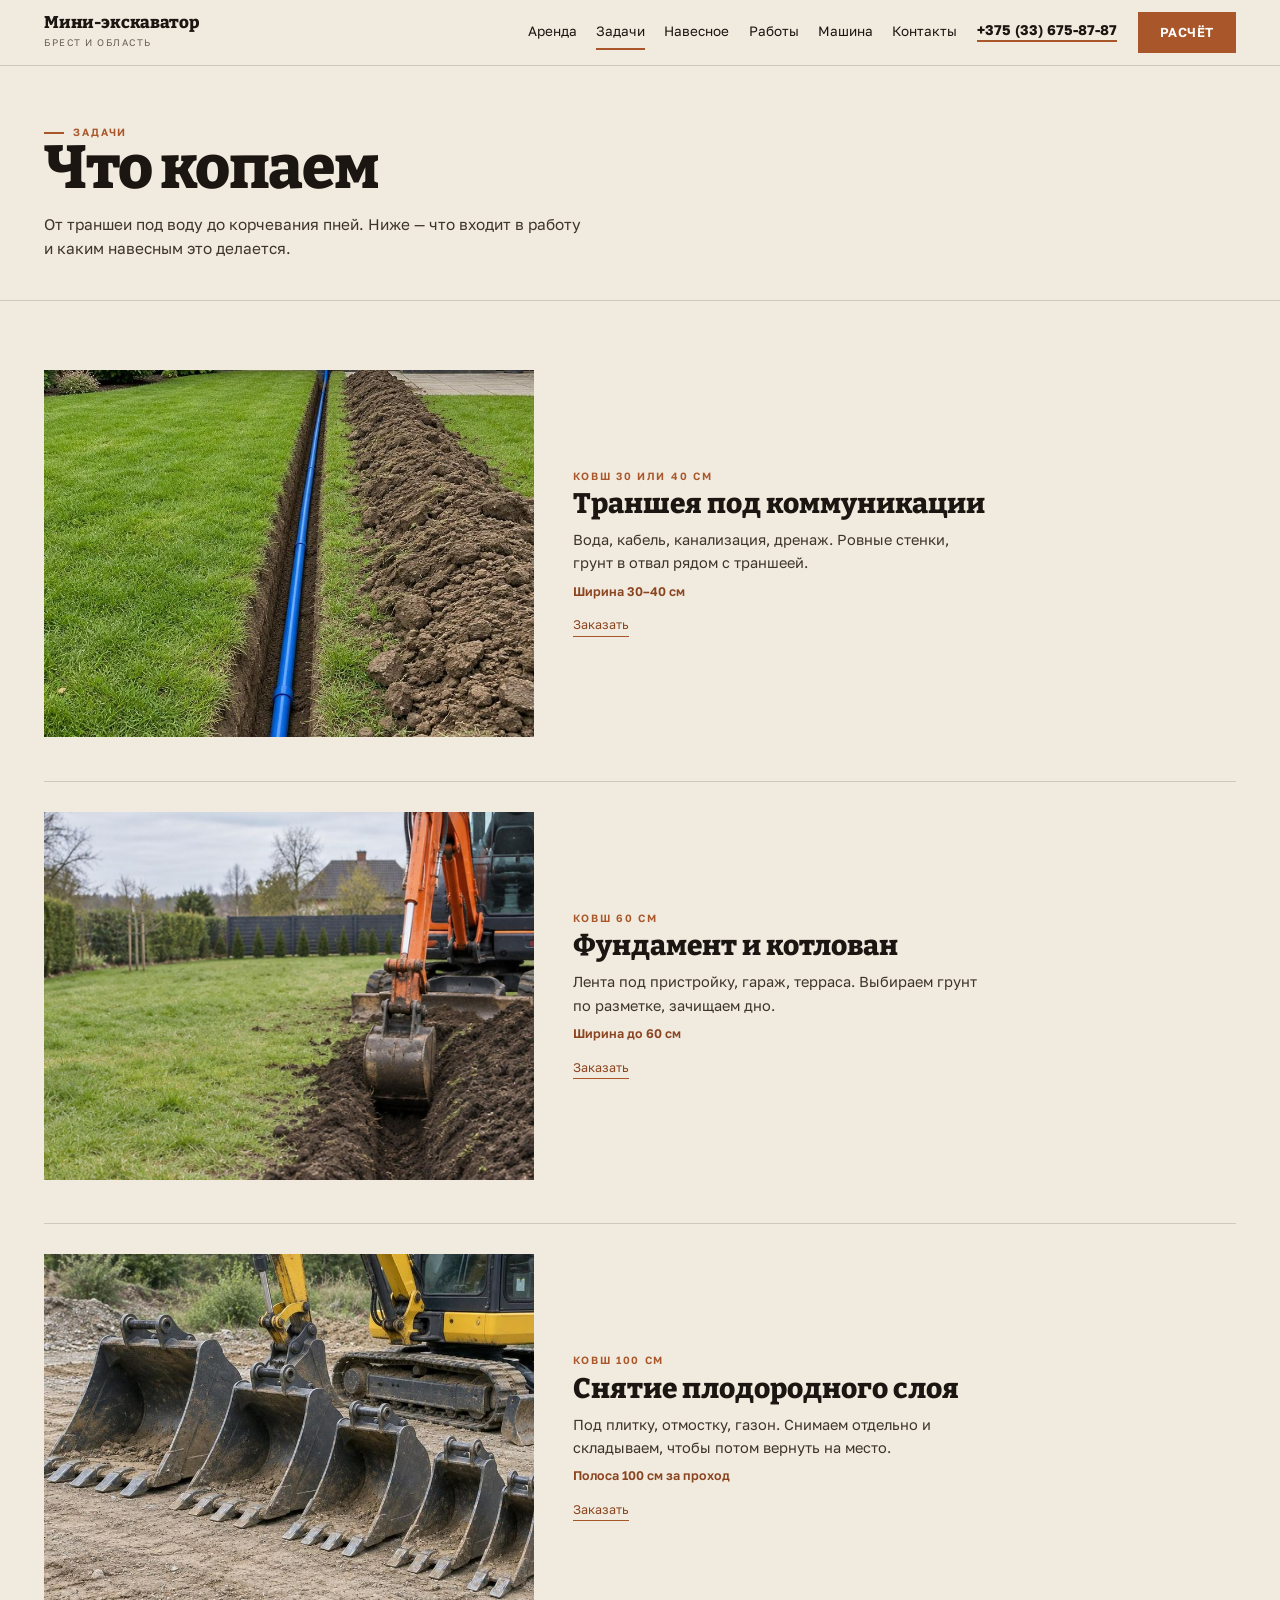
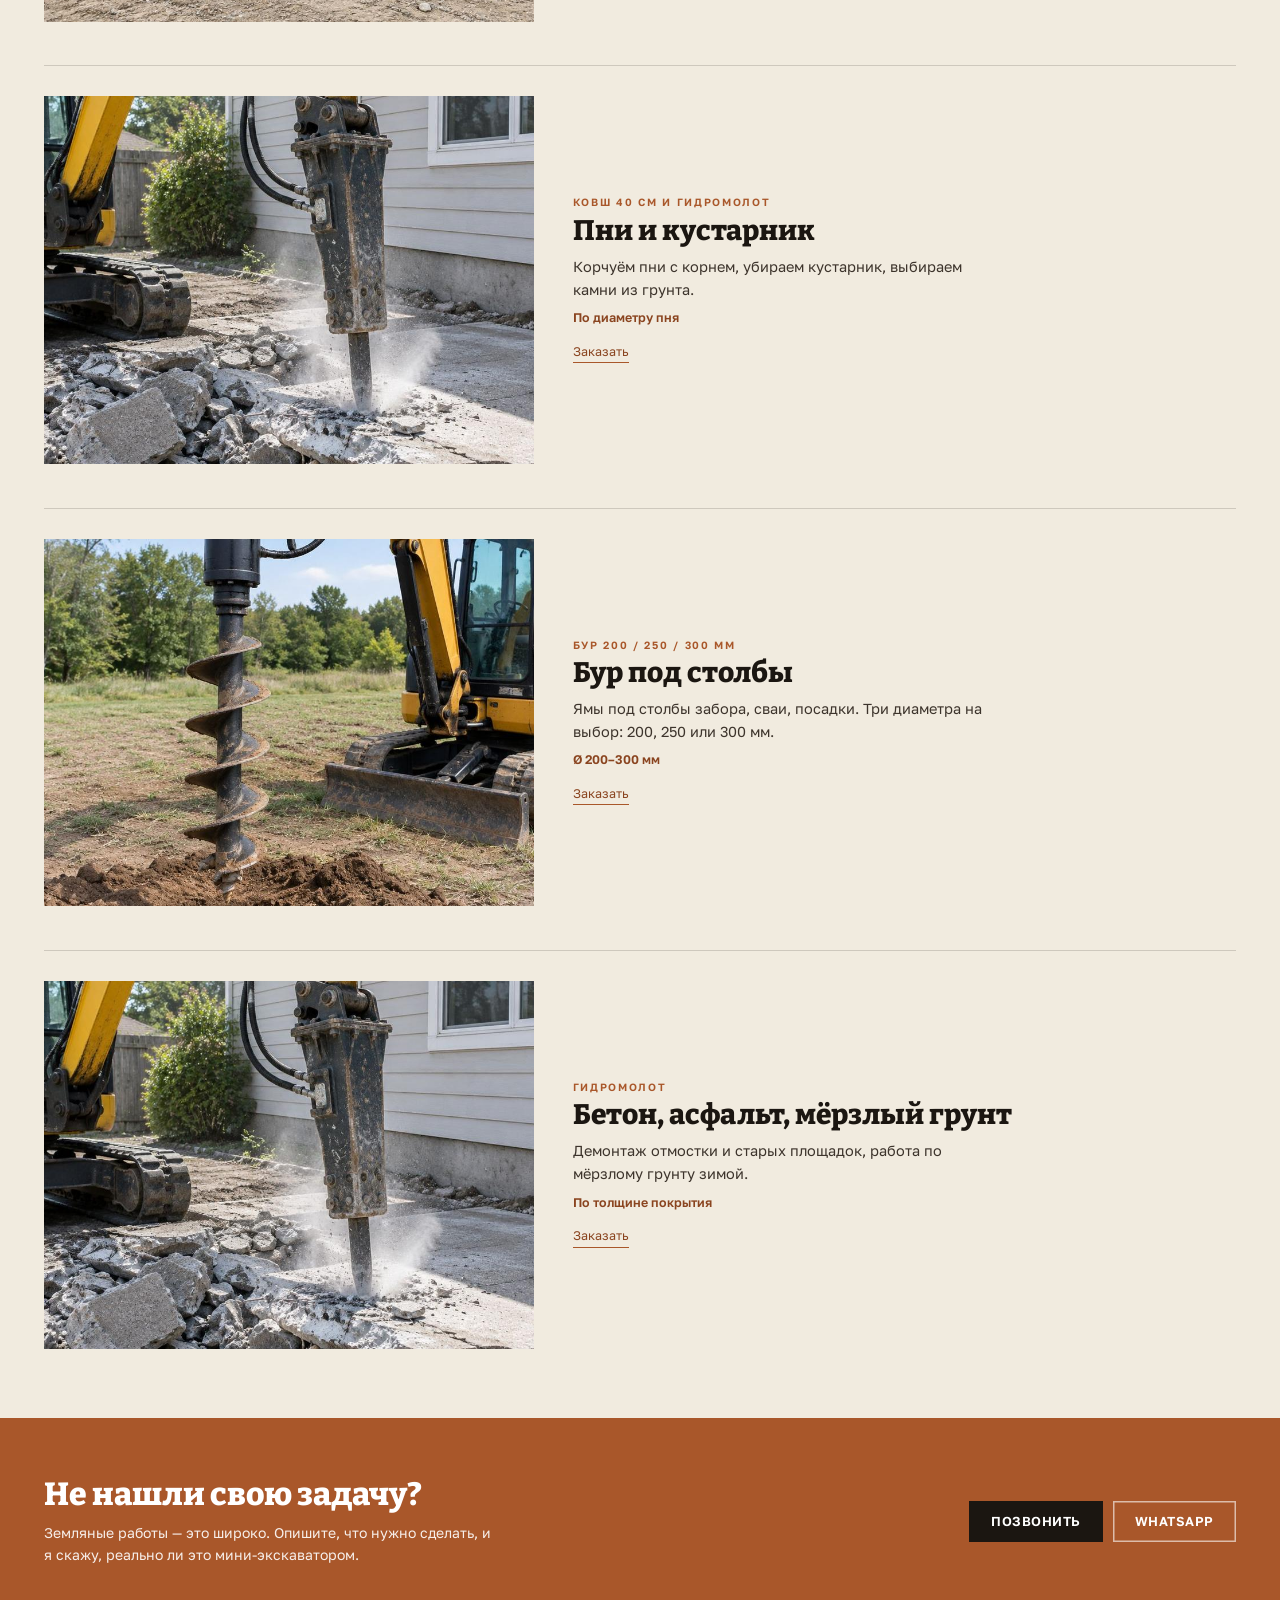
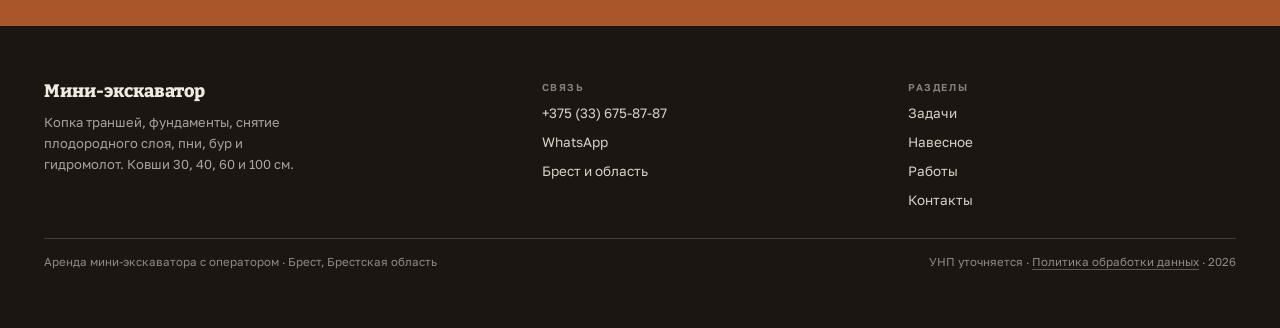
<file: uslugi.html>
<!DOCTYPE html>
<html lang="ru">
<head>
<meta charset="utf-8">
<meta name="viewport" content="width=device-width, initial-scale=1">
<title>Задачи — что копаем | Мини-экскаватор, Брест</title>
<meta name="description" content="Траншеи под воду и кабель, лента фундамента, снятие плодородного слоя, пни, бур под столбы, демонтаж бетона. Брест и область.">
<link rel="canonical" href="https://romjjjke.github.io/mini-excavator-brest/uslugi.html">
<meta property="og:type" content="website">
<meta property="og:title" content="Задачи — что копаем | Мини-экскаватор, Брест">
<meta property="og:description" content="Траншеи под воду и кабель, лента фундамента, снятие плодородного слоя, пни, бур под столбы, демонтаж бетона. Брест и область.">
<meta property="og:locale" content="ru_BY">
<meta name="theme-color" content="#1B1611">
<link rel="icon" href="favicon.svg" type="image/svg+xml">
<link rel="preconnect" href="https://fonts.googleapis.com">
<link rel="preconnect" href="https://fonts.gstatic.com" crossorigin>
<style>[hidden]{display:none!important}
*{box-sizing:border-box}
html{-webkit-text-size-adjust:100%;scroll-behavior:smooth;overflow-x:hidden}
body{margin:0;background:#F1EBDF;color:#1B1611;font:400 16.5px/1.62 "Golos Text",Arial,sans-serif;overflow-x:hidden}
img{display:block;max-width:100%;height:auto}
a{color:inherit;text-decoration:none}
h1,h2,h3,p,ul,ol,figure,dl,dd,table,fieldset{margin:0}
ul,ol{padding:0;list-style:none}
fieldset{border:0;padding:0}
button{font:inherit;color:inherit}
.wrap{padding-inline:clamp(15px,3.6vw,44px);max-width:1440px;margin:0 auto}
.head{position:sticky;top:0;z-index:70;background:rgba(241,235,223,.96);border-bottom:1px solid rgba(27,22,17,.16)}
.head__row{display:flex;align-items:center;gap:clamp(10px,1.6vw,26px);padding:12px clamp(15px,3.6vw,44px)}
.logo{font:800 17px/1 "Bitter",serif;letter-spacing:-.01em;margin-right:auto}
.logo i{display:block;font:400 9.5px/1.5 "Golos Text",sans-serif;letter-spacing:.16em;text-transform:uppercase;font-style:normal;color:#6A5F52;margin-top:5px}
.nav{display:flex;gap:clamp(10px,1.5vw,22px);font-size:13.5px}
.nav a{padding:6px 0;border-bottom:2px solid transparent}
.nav a[aria-current]{border-color:#A9572A}
.head__tel{font:700 14px/1 "Golos Text",sans-serif;border-bottom:2px solid #A9572A;padding-bottom:3px;white-space:nowrap}
.burger{display:none;width:40px;height:40px;border:1px solid rgba(27,22,17,.24);background:transparent;align-items:center;justify-content:center;flex-direction:column;gap:4px;cursor:pointer}
.burger span{display:block;width:18px;height:2px;background:#1B1611}
.btn{display:inline-flex;align-items:center;justify-content:center;gap:8px;padding:14px 22px;background:#A9572A;color:#fff;font:600 13px/1 "Golos Text",sans-serif;letter-spacing:.04em;text-transform:uppercase;border:0;cursor:pointer}
.btn--ghost{background:transparent;color:#1B1611;box-shadow:inset 0 0 0 1.5px rgba(27,22,17,.4)}
.drawer{position:fixed;inset:0;z-index:120;background:rgba(15,12,9,.55);display:flex;justify-content:flex-end}
.drawer__inner{width:min(340px,88vw);height:100%;background:#F1EBDF;padding:20px;display:flex;flex-direction:column;gap:12px;overflow-y:auto}
.drawer__close{align-self:flex-end;width:38px;height:38px;border:1px solid rgba(27,22,17,.24);background:transparent;font-size:20px;line-height:1;cursor:pointer}
.drawer__label{font:600 10px/1 "Golos Text",sans-serif;letter-spacing:.16em;text-transform:uppercase;color:#6A5F52}
.drawer__nav{display:grid}
.drawer__nav a{padding:12px 0;border-bottom:1px solid rgba(27,22,17,.16);font:700 15px/1.2 "Bitter",serif}
.drawer__foot{margin-top:auto;font-size:11.5px;color:#6A5F52}
.mobar{display:none}
body.is-locked{overflow:hidden}
@media (max-width:960px){
  .nav{display:none}
  .head__tel{display:none}
  .burger{display:flex}
  .head__cta{display:none}
}
@media (max-width:760px){
  .mobar{display:grid;grid-template-columns:1fr 1fr;gap:8px;position:fixed;left:0;right:0;bottom:0;z-index:90;padding:8px;background:rgba(241,235,223,.97);border-top:1px solid rgba(27,22,17,.16)}
  .mobar .btn{padding:15px 10px}
  body{padding-bottom:64px}
}
</style>
<link rel="stylesheet" href="https://fonts.googleapis.com/css2?family=Bitter:wght@600;700;800&family=Golos+Text:wght@400;500;600;700&display=swap">
<link rel="stylesheet" href="assets/css/style.v1.css">
<script type="application/ld+json">{"@context": "https://schema.org", "@type": "LocalBusiness", "name": "Аренда мини-экскаватора, Брест", "description": "Копка траншей, фундаменты, снятие плодородного слоя, корчевание пней, бур и гидромолот. Ковши 30, 40, 60, 100 см.", "telephone": "+375 (33) 675-87-87", "areaServed": "Брест и Брестская область", "address": {"@type": "PostalAddress", "addressLocality": "Брест", "addressRegion": "Брестская область", "addressCountry": "BY"}}</script>
</head>
<body>
<header class="head">
  <div class="head__row">
    <a class="logo" href="index.html">Мини-экскаватор<i>Брест и область</i></a>
    <nav class="nav" aria-label="Разделы"><a href="index.html">Аренда</a><a href="uslugi.html" aria-current="page">Задачи</a><a href="oborudovanie.html">Навесное</a><a href="raboty.html">Работы</a><a href="o-mashine.html">Машина</a><a href="kontakty.html">Контакты</a></nav>
    <a class="head__tel" href="tel:+375336758787">+375 (33) 675-87-87</a>
    <a class="head__cta btn" href="kontakty.html">Расчёт</a>
    <button class="burger" id="burger" type="button" aria-expanded="false" aria-controls="drawer" aria-label="Меню"><span></span><span></span><span></span></button>
  </div>
</header>
<section class="phead"><div class="wrap">
  <p class="eyebrow">Задачи</p>
  <h1 class="h1">Что копаем</h1>
  <p class="phead__lead">От траншеи под воду до корчевания пней. Ниже — что входит в работу и каким навесным это делается.</p>
</div></section><section class="sec">
  <div class="wrap">
    <div class="tasks"><article class="task"><div class="task__fig"><img src="assets/img/trench.jpg" alt="Траншея под коммуникации" loading="lazy" width="900" height="642"></div>
      <div class="task__body"><p class="task__k">Ковш 30 или 40 см</p><h2 class="task__t">Траншея под коммуникации</h2>
      <p class="task__d">Вода, кабель, канализация, дренаж. Ровные стенки, грунт в отвал рядом с траншеей.</p><p class="task__s">Ширина 30–40 см</p>
      <a class="task__l" href="kontakty.html">Заказать</a></div></article><article class="task"><div class="task__fig"><img src="assets/img/hero.jpg" alt="Фундамент и котлован" loading="lazy" width="900" height="642"></div>
      <div class="task__body"><p class="task__k">Ковш 60 см</p><h2 class="task__t">Фундамент и котлован</h2>
      <p class="task__d">Лента под пристройку, гараж, терраса. Выбираем грунт по разметке, зачищаем дно.</p><p class="task__s">Ширина до 60 см</p>
      <a class="task__l" href="kontakty.html">Заказать</a></div></article><article class="task"><div class="task__fig"><img src="assets/img/buckets.jpg" alt="Снятие плодородного слоя" loading="lazy" width="900" height="642"></div>
      <div class="task__body"><p class="task__k">Ковш 100 см</p><h2 class="task__t">Снятие плодородного слоя</h2>
      <p class="task__d">Под плитку, отмостку, газон. Снимаем отдельно и складываем, чтобы потом вернуть на место.</p><p class="task__s">Полоса 100 см за проход</p>
      <a class="task__l" href="kontakty.html">Заказать</a></div></article><article class="task"><div class="task__fig"><img src="assets/img/hammer.jpg" alt="Пни и кустарник" loading="lazy" width="900" height="642"></div>
      <div class="task__body"><p class="task__k">Ковш 40 см и гидромолот</p><h2 class="task__t">Пни и кустарник</h2>
      <p class="task__d">Корчуём пни с корнем, убираем кустарник, выбираем камни из грунта.</p><p class="task__s">По диаметру пня</p>
      <a class="task__l" href="kontakty.html">Заказать</a></div></article><article class="task"><div class="task__fig"><img src="assets/img/auger.jpg" alt="Бур под столбы" loading="lazy" width="900" height="642"></div>
      <div class="task__body"><p class="task__k">Бур 200 / 250 / 300 мм</p><h2 class="task__t">Бур под столбы</h2>
      <p class="task__d">Ямы под столбы забора, сваи, посадки. Три диаметра на выбор: 200, 250 или 300 мм.</p><p class="task__s">Ø 200–300 мм</p>
      <a class="task__l" href="kontakty.html">Заказать</a></div></article><article class="task"><div class="task__fig"><img src="assets/img/hammer.jpg" alt="Бетон, асфальт, мёрзлый грунт" loading="lazy" width="900" height="642"></div>
      <div class="task__body"><p class="task__k">Гидромолот</p><h2 class="task__t">Бетон, асфальт, мёрзлый грунт</h2>
      <p class="task__d">Демонтаж отмостки и старых площадок, работа по мёрзлому грунту зимой.</p><p class="task__s">По толщине покрытия</p>
      <a class="task__l" href="kontakty.html">Заказать</a></div></article></div>
  </div>
</section>
<section class="cta"><div class="wrap cta__in"><div><h2 class="cta__h">Не нашли свою задачу?</h2>
<p class="cta__p">Земляные работы — это широко. Опишите, что нужно сделать, и я скажу, реально ли это мини-экскаватором.</p></div>
<div class="cta__act"><a class="btn" href="tel:+375336758787">Позвонить</a><a class="btn btn--ghost" href="https://wa.me/375336758787">WhatsApp</a></div></div></section><footer class="foot">
  <div class="wrap">
    <div class="foot__grid">
      <div>
        <p class="foot__brand">Мини-экскаватор</p>
        <p class="foot__note">Копка траншей, фундаменты, снятие плодородного слоя, пни, бур и гидромолот. Ковши 30, 40, 60 и 100 см.</p>
      </div>
      <div>
        <p class="foot__label">Связь</p>
        <ul class="foot__list">
          <li><a href="tel:+375336758787">+375 (33) 675-87-87</a></li>
          <li><a href="https://wa.me/375336758787">WhatsApp</a></li>
          <li>Брест и область</li>
        </ul>
      </div>
      <div>
        <p class="foot__label">Разделы</p>
        <ul class="foot__list">
          <li><a href="uslugi.html">Задачи</a></li>
          <li><a href="oborudovanie.html">Навесное</a></li>
          <li><a href="raboty.html">Работы</a></li>
          <li><a href="kontakty.html">Контакты</a></li>
        </ul>
      </div>
    </div>
    <div class="foot__bottom">
      <span>Аренда мини-экскаватора с оператором · Брест, Брестская область</span>
      <span>УНП уточняется · <a href="politika.html">Политика обработки данных</a> · <span id="year">2026</span></span>
    </div>
  </div>
</footer>
<div class="mobar">
  <a class="btn" href="tel:+375336758787">Позвонить</a>
  <a class="btn btn--ghost" href="https://wa.me/375336758787">WhatsApp</a>
</div>
<div class="drawer" id="drawer" hidden>
  <div class="drawer__inner">
    <button class="drawer__close" id="drawer-close" type="button" aria-label="Закрыть меню">×</button>
    <p class="drawer__label">Разделы</p>
    <nav class="drawer__nav"><a href="index.html">Аренда</a><a href="uslugi.html">Задачи</a><a href="oborudovanie.html">Навесное</a><a href="raboty.html">Работы</a><a href="o-mashine.html">Машина</a><a href="kontakty.html">Контакты</a><a href="politika.html">Политика</a></nav>
    <a class="btn" href="tel:+375336758787">+375 (33) 675-87-87</a>
    <p class="drawer__foot">Брест и Брестская область<br>Ежедневно, по договорённости</p>
  </div>
</div>
<script src="assets/js/main.v1.js" defer></script></body></html>
</file>
<file: assets/css/style.v1.css>
/* Мини-экскаватор, Брест: земля, разрез, навесное */
:root{
  --paper:#F1EBDF; --alt:#E9E1D1; --ink:#1B1611; --sand:#DCC9A6;
  --rust:#A9572A; --rust-d:#8A441F; --muted:#6A5F52; --body:#3D342C;
  --line:rgba(27,22,17,.16);
}
.wrap{padding-inline:clamp(15px,3.6vw,44px);max-width:1440px;margin:0 auto}
.sec{padding-block:clamp(38px,5.4vw,92px)}
.sec--alt{background:var(--alt)}
.eyebrow{display:flex;align-items:center;gap:9px;font:600 10.5px/1 "Golos Text",sans-serif;letter-spacing:.18em;text-transform:uppercase;color:var(--rust)}
.eyebrow::before{content:"";width:20px;height:2px;background:var(--rust)}
.eyebrow--inv{color:#E8B98F}
.eyebrow--inv::before{background:#E8B98F}
.sech{display:grid;gap:10px;margin-bottom:clamp(18px,2.6vw,32px);max-width:70ch}
.sech--row{grid-template-columns:1fr auto;align-items:end;max-width:none}
.sech__n{font-size:14px;line-height:1.6;color:var(--body);max-width:52ch}
.h1{font:800 clamp(2rem,4.8vw,3.8rem)/.98 "Bitter",serif;letter-spacing:-.02em}
.h2{font:800 clamp(1.45rem,2.8vw,2.4rem)/1.08 "Bitter",serif;letter-spacing:-.02em}
.h2--inv{color:#F1EBDF}
.link{font:600 12.5px/1 "Golos Text",sans-serif;text-transform:uppercase;letter-spacing:.06em;color:var(--rust-d);border-bottom:2px solid var(--rust);padding-bottom:4px;white-space:nowrap}
.link--mt{display:inline-block;margin-top:clamp(16px,2vw,24px)}
.fine{font-size:12px;line-height:1.6;color:var(--muted);margin-top:12px;max-width:52ch}

/* герой */
.hero{position:relative;overflow:hidden;background:#171310}
.hero__pic{position:absolute;inset:0}
.hero__pic img{width:100%;height:100%;object-fit:cover;object-position:58% 50%}
.hero__shade{position:absolute;inset:0;background:linear-gradient(96deg,rgba(15,11,8,.92) 0%,rgba(15,11,8,.72) 40%,rgba(15,11,8,.18) 78%)}
.hero__in{position:relative;min-height:clamp(520px,84vh,860px);display:flex;flex-direction:column;justify-content:flex-end;gap:clamp(12px,1.6vw,20px);padding-block:clamp(26px,4vw,58px);color:#F6F1E7}
.hero__tag{display:flex;align-items:center;gap:10px;font:600 10.5px/1 "Golos Text",sans-serif;letter-spacing:.18em;text-transform:uppercase;color:rgba(246,241,231,.72)}
.hero__tag i{width:26px;height:2px;background:#E8B98F}
.hero__h1{font:800 clamp(2.1rem,5.6vw,4.4rem)/.98 "Bitter",serif;letter-spacing:-.025em;color:#fff}
.hero__h1 em{font-style:normal;color:#E8B98F}
.hero__lead{max-width:46ch;font-size:clamp(14.5px,1.2vw,16.5px);color:rgba(246,241,231,.84)}
.hero__act{display:flex;gap:10px;flex-wrap:wrap;margin-top:4px}
.hero__act .btn--ghost{color:#F6F1E7;box-shadow:inset 0 0 0 1.5px rgba(246,241,231,.5)}
.hero__facts{display:flex;flex-wrap:wrap;gap:clamp(18px,3.4vw,56px);margin-top:clamp(16px,2.4vw,28px);padding-top:16px;border-top:1px solid rgba(246,241,231,.22)}
.hero__facts b{display:block;font:800 21px/1 "Bitter",serif;color:#fff}
.hero__facts span{display:block;margin-top:6px;font-size:11.5px;color:rgba(246,241,231,.66)}

/* чипы задач */
.chips{display:flex;flex-wrap:wrap;gap:8px;margin-bottom:clamp(16px,2.4vw,26px)}
.chip{padding:11px 16px;border:1px solid var(--line);background:transparent;font:600 12.5px/1 "Golos Text",sans-serif;cursor:pointer;transition:background .2s,border-color .2s,color .2s;text-align:left}
.chip:hover{border-color:var(--rust)}
.chip.is-on{background:var(--ink);border-color:var(--ink);color:#F6F1E7}
.chip:focus-visible{outline:2px solid var(--rust);outline-offset:2px}

/* разрез */
.cutwrap{display:grid;grid-template-columns:1.15fr .85fr;gap:clamp(16px,2.6vw,40px);align-items:start}
.cut{border:1px solid var(--line);background:#fff;width:100%;height:auto;display:block}
.cut__sky{fill:#F7F3EA}
.cut__top{fill:#4A382A}
.cut__soil{fill:#C8AE86}
.cut__grass path{stroke:#6E7C4A;stroke-width:2.4;fill:none;stroke-linecap:round}
.cut__hole{fill:#F7F3EA;stroke:#8A7455;stroke-width:1.5}
.cut__dim path{stroke:#A9572A;stroke-width:1.5}
.cut__dim text{font:700 13px "Golos Text",sans-serif;fill:#8A441F}
.cut__lbl{font:400 11px "Golos Text",sans-serif;fill:#6A5F52;letter-spacing:.04em}
.tcard{border:1px solid var(--line);background:#fff;padding:clamp(16px,2.2vw,26px);display:grid;gap:10px;align-content:start}
.tcard__k{font:600 10.5px/1 "Golos Text",sans-serif;letter-spacing:.16em;text-transform:uppercase;color:var(--rust)}
.tcard__t{font:800 clamp(1.15rem,1.9vw,1.5rem)/1.15 "Bitter",serif}
.tcard__d{font-size:14px;line-height:1.6;color:var(--body)}
.tcard__dl{display:grid;gap:0;margin-top:4px}
.tcard__dl div{display:grid;grid-template-columns:100px 1fr;gap:12px;padding:9px 0;border-top:1px solid var(--line)}
.tcard__dl dt{font:600 10px/1.6 "Golos Text",sans-serif;letter-spacing:.1em;text-transform:uppercase;color:var(--muted)}
.tcard__dl dd{font-size:13.5px;color:var(--ink)}
.tcard__act{display:flex;align-items:center;gap:14px;flex-wrap:wrap;margin-top:6px}
.tcard__link{font-size:12.5px;border-bottom:1px solid var(--rust);color:var(--rust-d)}

/* полосы ширины ковшей */
.bars{display:grid;gap:12px}
.bar{display:grid;grid-template-columns:76px 1fr auto;gap:14px;align-items:center}
.bar__l{font:800 15px/1 "Bitter",serif}
.bar__v{height:22px;background:linear-gradient(90deg,var(--rust),#C67A45);display:block}
.bars--big .bar__v{height:30px}
.bar__d{font-size:13px;color:var(--body);max-width:36ch}
@media (max-width:860px){.bar{grid-template-columns:64px 1fr}.bar__d{grid-column:2}}

/* фото */
.shots{display:grid;grid-template-columns:repeat(3,1fr);gap:clamp(10px,1.6vw,20px)}
.shot img{width:100%;aspect-ratio:4/3;object-fit:cover}
.shot figcaption{padding-top:10px;display:grid;gap:3px}
.shot b{font:700 13.5px/1.3 "Bitter",serif}
.shot span{font-size:12.5px;color:var(--muted)}
.gal{display:grid;grid-template-columns:repeat(3,1fr);gap:clamp(10px,1.6vw,20px)}
.gal__it img{width:100%;aspect-ratio:4/3;object-fit:cover}
.gal__it figcaption{padding-top:9px;display:grid;gap:3px}
.gal__it b{font:700 13.5px/1.3 "Bitter",serif}
.gal__it span{font-size:12.5px;color:var(--muted)}

/* шаги */
.steps{background:var(--ink);color:#F1EBDF;padding-block:clamp(36px,5vw,80px)}
.steps__list{display:grid;grid-template-columns:repeat(4,1fr);gap:clamp(12px,1.8vw,28px)}
.stp{border-top:1px solid rgba(241,235,223,.26);padding-top:14px;display:grid;gap:8px}
.stp__n{font:800 12px/1 "Bitter",serif;color:#E8B98F}
.stp__t{font:700 15px/1.2 "Bitter",serif}
.stp__d{font-size:12.5px;color:rgba(241,235,223,.72);line-height:1.55}

/* FAQ */
.faq{display:grid;grid-template-columns:.8fr 1.2fr;gap:clamp(20px,4vw,60px);align-items:start}
.faq__side .btn{margin-top:18px}
.qa{border-bottom:1px solid var(--line)}
.qa summary{cursor:pointer;list-style:none;padding:15px 0;font:700 15px/1.4 "Golos Text",sans-serif;display:flex;justify-content:space-between;gap:14px}
.qa summary::-webkit-details-marker{display:none}
.qa summary::after{content:"+";color:var(--rust);font-weight:700}
.qa[open] summary::after{content:"–"}
.qa p{padding-bottom:15px;font-size:13.8px;line-height:1.65;color:var(--body);max-width:62ch}

/* CTA */
.cta{background:var(--rust);color:#fff;padding-block:clamp(32px,4.6vw,68px)}
.cta__in{display:grid;grid-template-columns:1.3fr .7fr;gap:clamp(16px,3vw,44px);align-items:center}
.cta__h{font:800 clamp(1.35rem,2.5vw,2.1rem)/1.1 "Bitter",serif}
.cta__p{margin-top:10px;font-size:14px;color:rgba(255,255,255,.9);max-width:50ch}
.cta__act{display:flex;gap:10px;flex-wrap:wrap;justify-content:flex-end}
.cta .btn{background:#1B1611}
.cta .btn--ghost{background:transparent;color:#fff;box-shadow:inset 0 0 0 1.5px rgba(255,255,255,.6)}

/* внутренние */
.phead{padding-block:clamp(34px,4.8vw,76px) clamp(24px,3vw,44px);border-bottom:1px solid var(--line)}
.phead__lead{margin-top:14px;max-width:54ch;font-size:clamp(14.5px,1.2vw,16.5px);color:var(--body)}
.tasks{display:grid;gap:clamp(22px,3.4vw,44px)}
.task{display:grid;grid-template-columns:minmax(0,.85fr) minmax(0,1.15fr);gap:clamp(16px,3vw,40px);align-items:center;border-top:1px solid var(--line);padding-top:clamp(18px,2.6vw,30px)}
.task:first-child{border-top:0;padding-top:0}
.task__fig img{width:100%;aspect-ratio:4/3;object-fit:cover}
.task__body{display:grid;gap:8px;align-content:start}
.task__k{font:600 10.5px/1 "Golos Text",sans-serif;letter-spacing:.16em;text-transform:uppercase;color:var(--rust)}
.task__t{font:800 clamp(1.2rem,2.2vw,1.8rem)/1.1 "Bitter",serif}
.task__d{font-size:14.5px;line-height:1.6;color:var(--body);max-width:46ch}
.task__s{font:600 12.5px/1.5 "Golos Text",sans-serif;color:var(--rust-d)}
.task__l{font-size:12.5px;border-bottom:1px solid var(--rust);color:var(--rust-d);justify-self:start;margin-top:6px}
.duo{display:grid;grid-template-columns:1fr 1fr;gap:clamp(18px,3.4vw,54px);align-items:center}
.duo__fig img{width:100%;aspect-ratio:5/4;object-fit:cover}
.duo__fig figcaption{padding-top:9px;font-size:12px;color:var(--muted)}
.duo__p{margin-top:12px;font-size:14.5px;line-height:1.65;color:var(--body);max-width:50ch}
.ul{margin-top:14px;display:grid;gap:8px}
.ul li{position:relative;padding-left:20px;font-size:14px;color:var(--body)}
.ul li::before{content:"";position:absolute;left:0;top:.62em;width:9px;height:2px;background:var(--rust)}
.ul--no li::before{background:#9A6A5A}
.cols2{display:grid;grid-template-columns:1fr 1fr;gap:clamp(20px,3.6vw,52px)}
.mini__t{font:800 16px/1.2 "Bitter",serif}

/* контакты */
.contact{display:grid;grid-template-columns:1fr 1fr;gap:clamp(22px,4vw,60px)}
.contact__tel{font:800 clamp(1.5rem,3vw,2.3rem)/1 "Bitter",serif;display:inline-block;border-bottom:3px solid var(--rust);padding-bottom:6px}
.contact__note{margin-top:14px;font-size:13.5px;color:var(--body);max-width:38ch}
.defs{margin-top:20px}
.defs div{display:grid;grid-template-columns:120px 1fr;gap:12px;padding:10px 0;border-top:1px solid var(--line)}
.defs dt{font:600 10px/1.6 "Golos Text",sans-serif;letter-spacing:.1em;text-transform:uppercase;color:var(--muted)}
.defs dd{font-size:13.5px}
.contact__act{display:flex;gap:10px;flex-wrap:wrap;margin-top:22px}
.form{border:1px solid var(--line);background:#fff;padding:clamp(16px,2.4vw,28px)}
.form__t{font:800 18px/1.2 "Bitter",serif}
.form__n{margin-top:8px;font-size:13px;color:var(--body)}
.form__row{margin-top:12px;display:grid;gap:6px}
.form label{font:600 10px/1.6 "Golos Text",sans-serif;letter-spacing:.1em;text-transform:uppercase;color:var(--muted)}
.form input,.form select{width:100%;padding:12px 13px;border:1px solid rgba(27,22,17,.2);background:#FCFAF5;font:400 14.5px/1.4 "Golos Text",sans-serif;color:var(--ink)}
.form input:focus,.form select:focus{outline:2px solid var(--rust);outline-offset:1px;border-color:var(--rust)}
.form__btn{width:100%;margin-top:16px}
.form__fine{margin-top:10px;font-size:11.5px;color:var(--muted)}
.form__fine a{border-bottom:1px solid rgba(27,22,17,.3)}
.form__ok{display:none;margin-top:12px;padding:12px;border:1px dashed var(--rust);font-size:13px}
.form__ok.is-on{display:block}

/* подвал */
.foot{background:var(--ink);color:#F1EBDF;padding-block:clamp(30px,4.4vw,60px)}
.foot__grid{display:grid;grid-template-columns:1.4fr 1fr 1fr;gap:clamp(18px,3vw,48px)}
.foot__brand{font:800 18px/1 "Bitter",serif}
.foot__note{margin-top:12px;font-size:13px;line-height:1.6;color:rgba(241,235,223,.66);max-width:34ch}
.foot__label{font:600 10px/1 "Golos Text",sans-serif;letter-spacing:.16em;text-transform:uppercase;color:rgba(241,235,223,.5)}
.foot__list{margin-top:11px;display:grid;gap:7px;font-size:13.5px;color:rgba(241,235,223,.88)}
.foot__bottom{margin-top:26px;padding-top:14px;border-top:1px solid rgba(241,235,223,.18);display:flex;justify-content:space-between;gap:14px;flex-wrap:wrap;font-size:11.5px;color:rgba(241,235,223,.55)}
.foot__bottom a{border-bottom:1px solid rgba(241,235,223,.3)}
.textpage{max-width:70ch}
.textpage h2{font:800 18px/1.3 "Bitter",serif;margin-top:24px}
.textpage p{margin-top:10px;font-size:14.5px;line-height:1.7;color:var(--body)}

@media (max-width:1080px){
  .cutwrap{grid-template-columns:1fr}
  .steps__list{grid-template-columns:repeat(2,1fr)}
  .faq{grid-template-columns:1fr}
  .cta__in{grid-template-columns:1fr}
  .cta__act{justify-content:flex-start}
}
@media (max-width:900px){
  .shots,.gal{grid-template-columns:repeat(2,1fr)}
  .duo,.contact,.cols2{grid-template-columns:1fr}
  .task{grid-template-columns:1fr}
  .foot__grid{grid-template-columns:1fr 1fr}
}
@media (max-width:600px){
  .shots,.gal{grid-template-columns:1fr}
  .hero__in{min-height:clamp(460px,78vh,640px)}
  .steps__list{grid-template-columns:1fr}
  .foot__grid{grid-template-columns:1fr}
  .tcard__dl div{grid-template-columns:88px 1fr}
}
</file>
